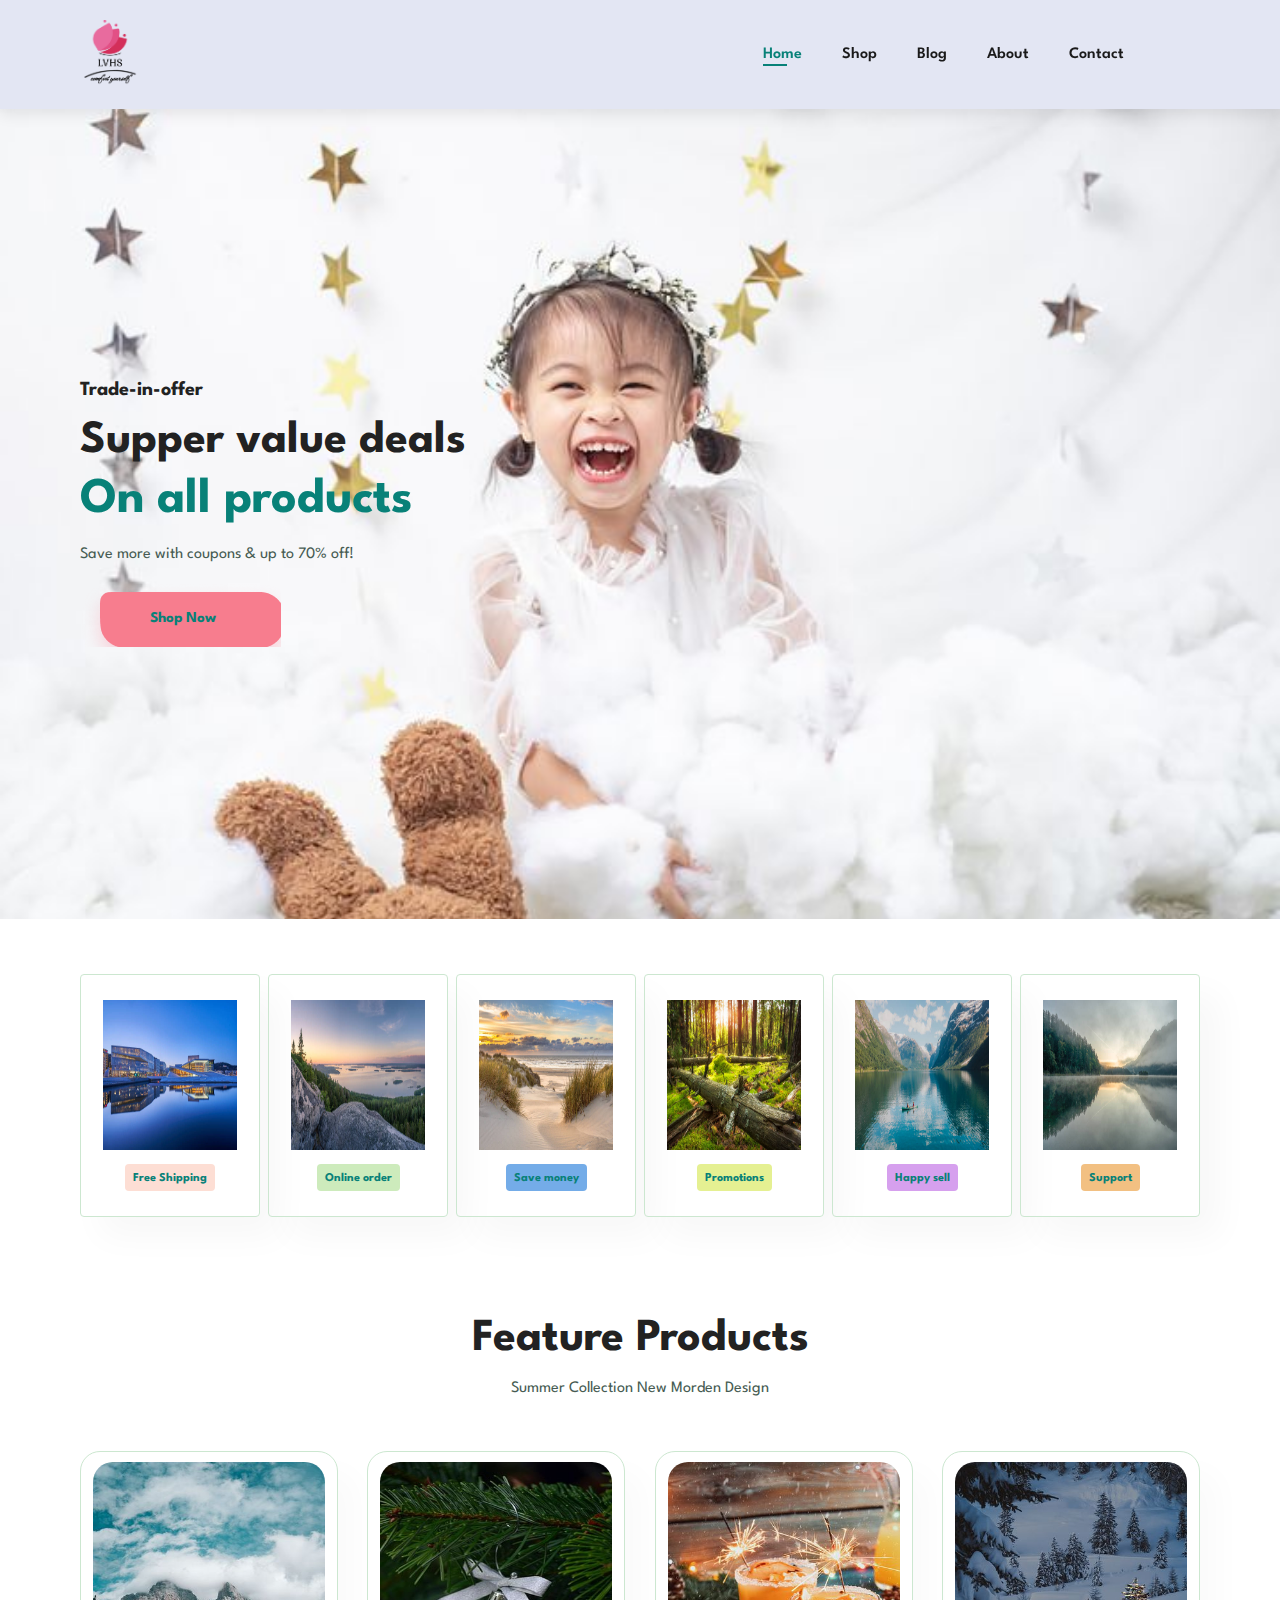
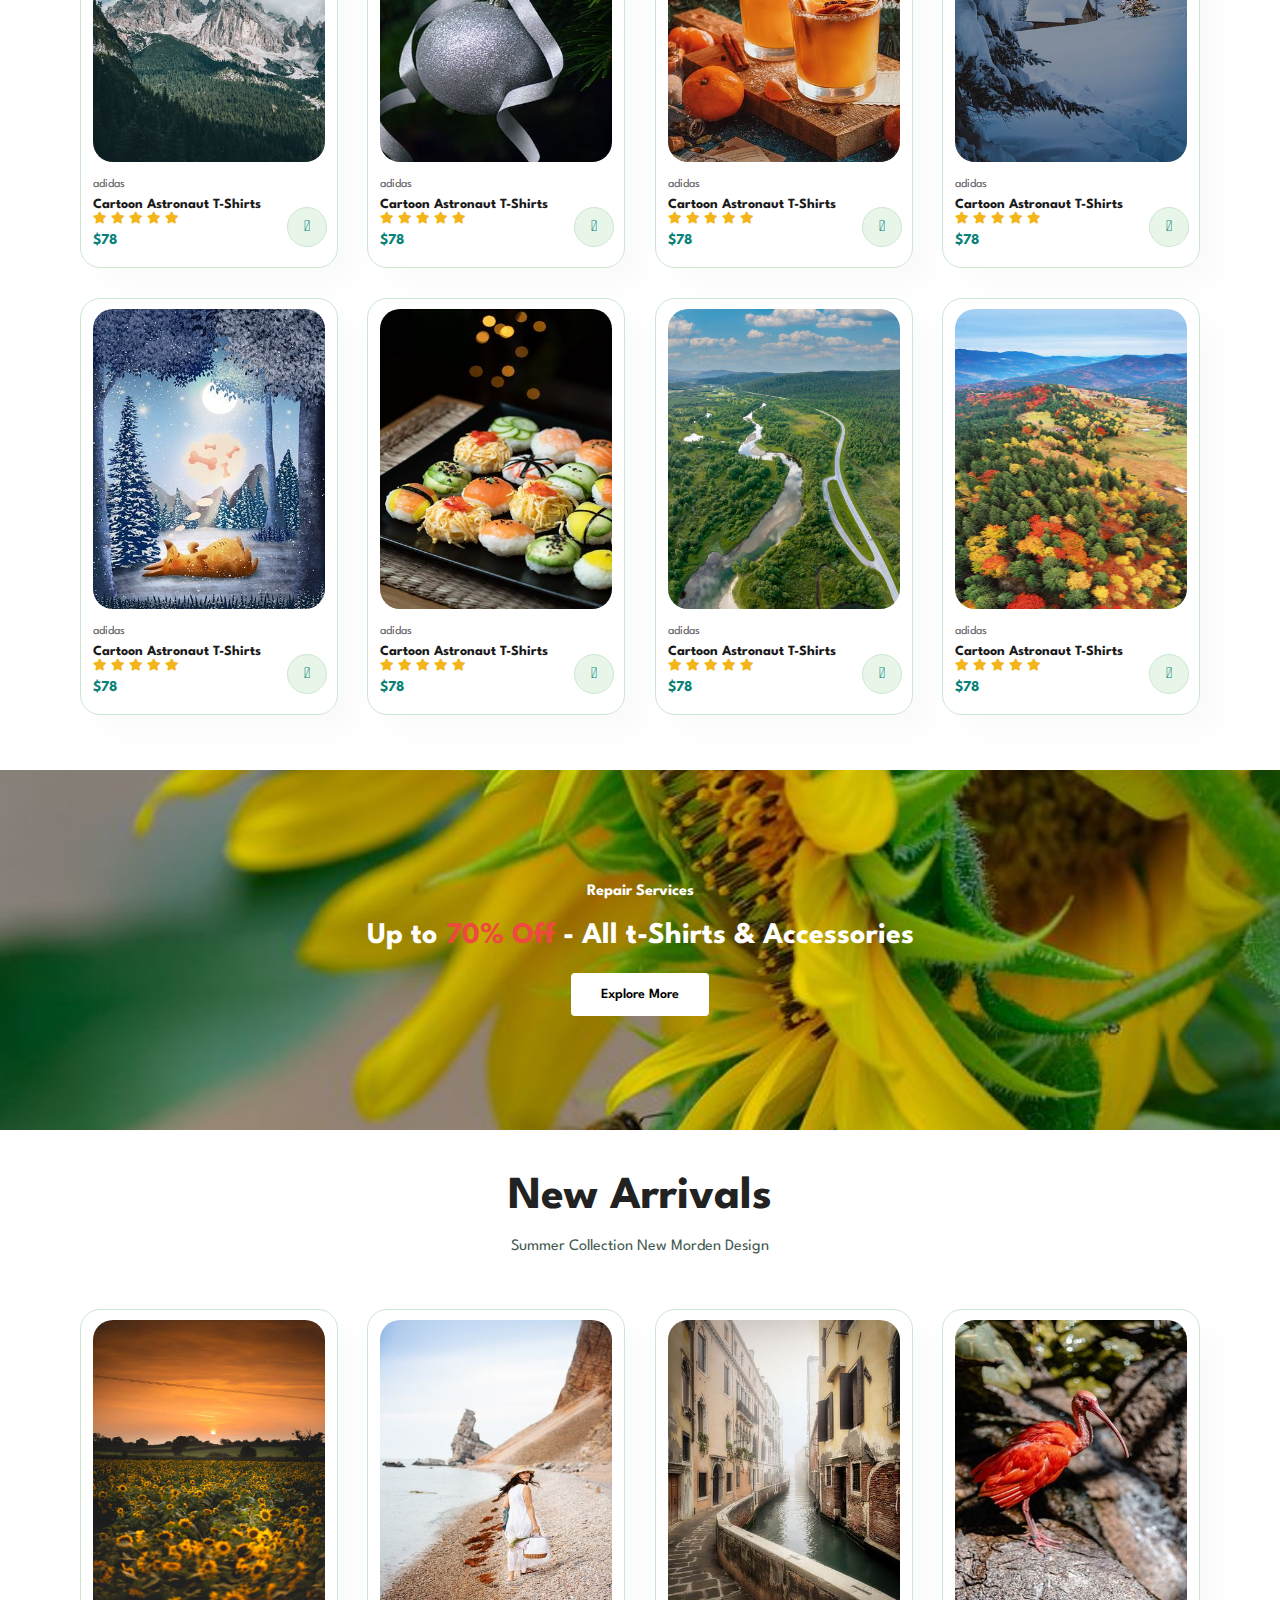
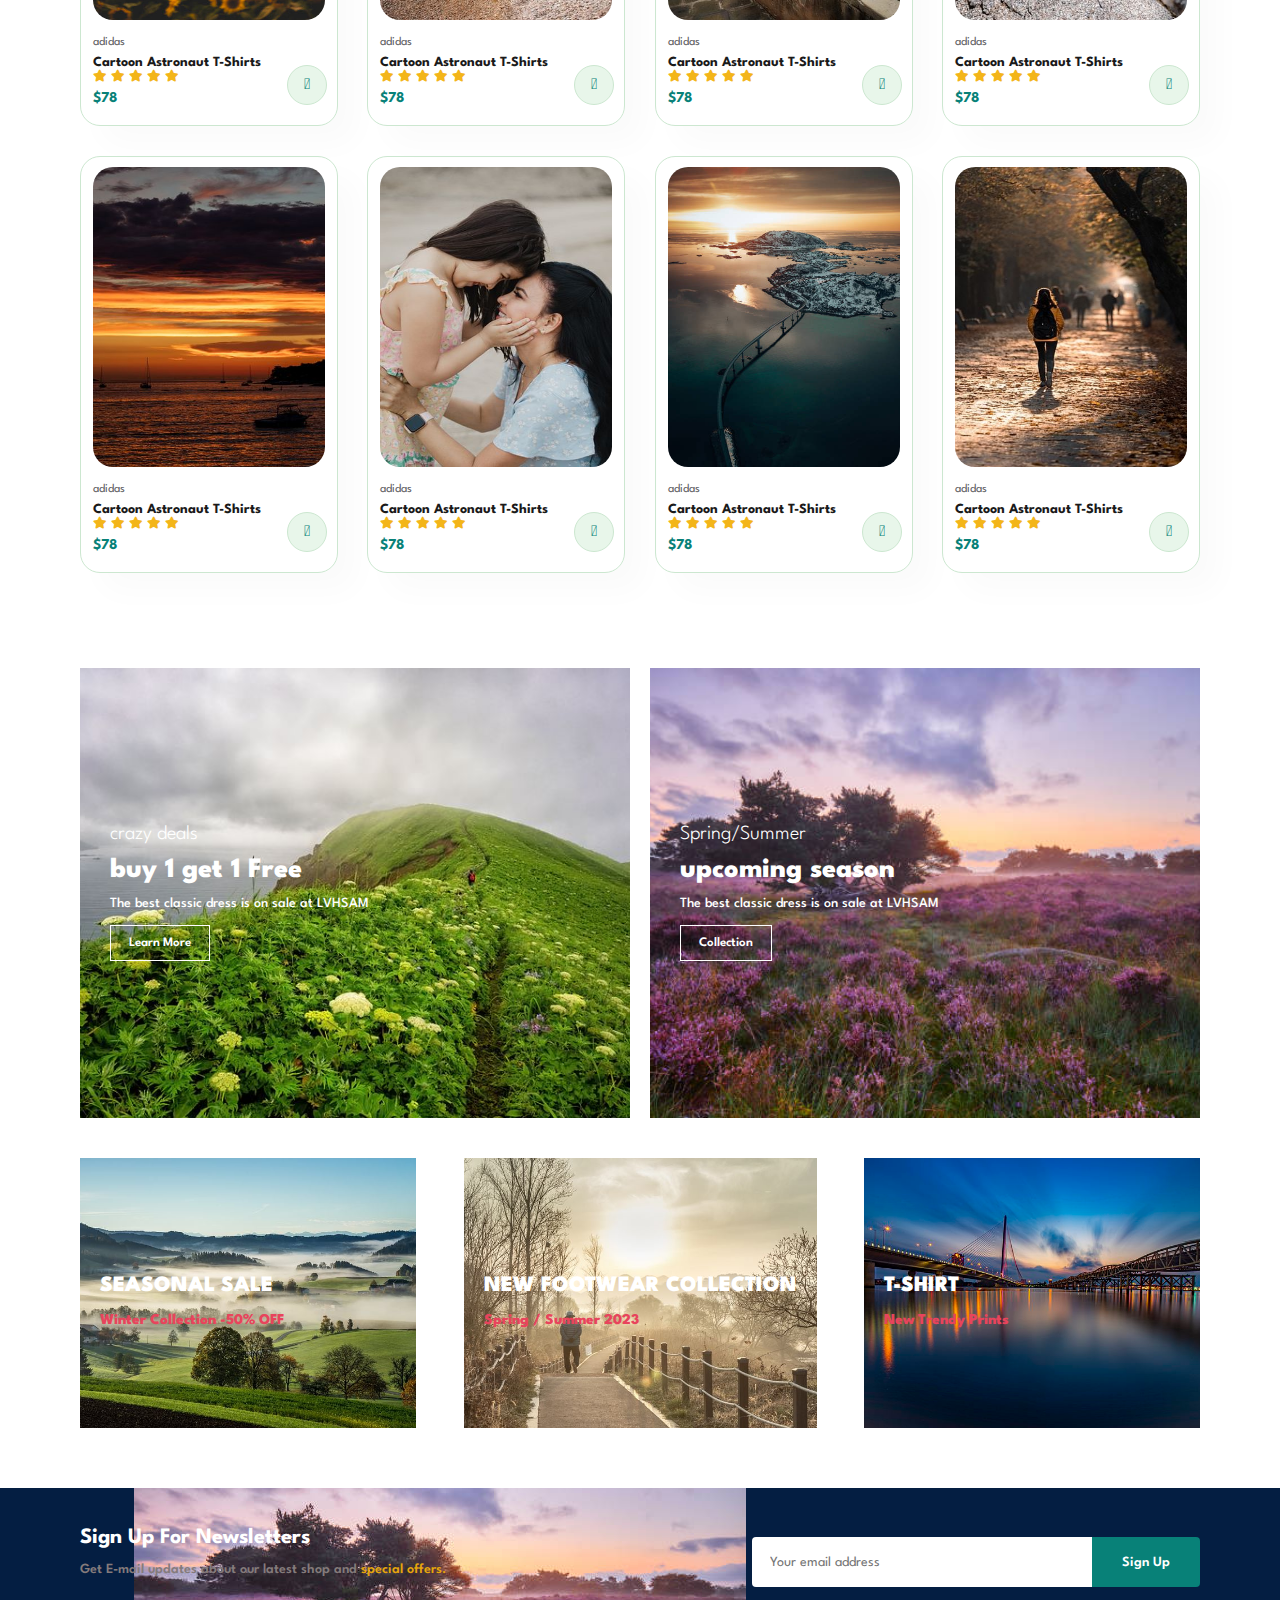
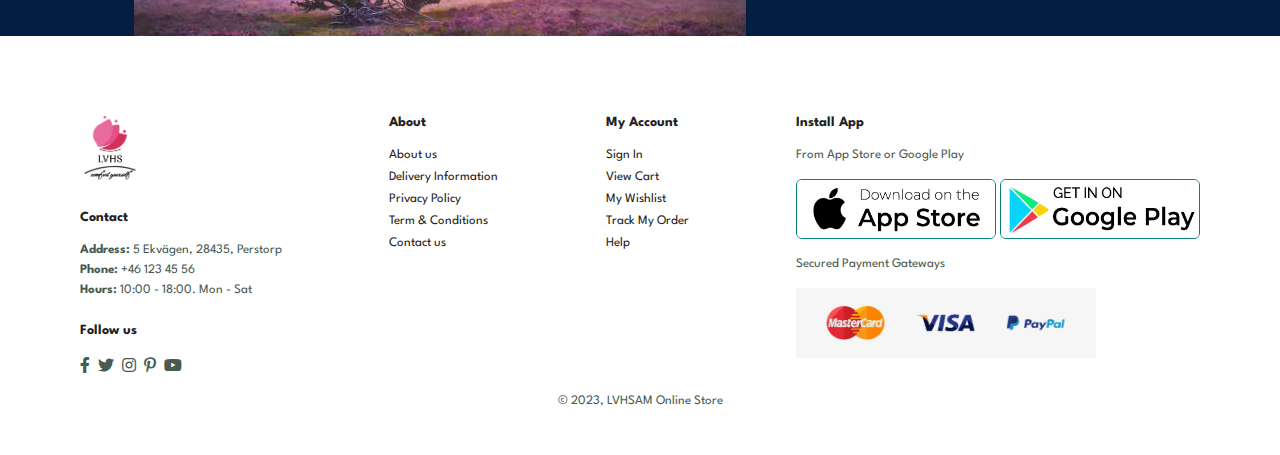
<file: index.html>
<!DOCTYPE html>
<html lang="en">
<head>
    <meta charset="UTF-8">
    <meta http-equiv="X-UA-Compatible" content="IE=edge">
    <meta name="viewport" content="width=device-width, initial-scale=1.0">
    <title>Clothes Store</title>
    <link rel="stylesheet" href="https://pro.fontawesome.com/releases/v5.10.0/css/all.css"/>
    <link rel="stylesheet" href="style.css">
</head>
<body>
    <section id="header">
        <a href="#"><img src="img/logo.png" class="logo" alt=""></a>
        <div>
            <ul id="navbar">
                <li><a class="active" href="index.html">Home</a></li>
                <li><a href="shop.html">Shop</a></li>
                <li><a href="blog.html">Blog</a></li>
                <li><a href="about.html">About</a></li>
                <li><a href="contact.html">Contact</a></li>
                <li id="lg-bag"><a href="cart.html"><i class="far fa-shopping-bag"></i></a></li>
                <a href="#" id="close"><i class="far fa-times"></i></a>
            </ul>
        </div>
        <div id="mobile">
            <a href="cart.html"><i class="far fa-shopping-bag"></i></a>
            <i id="bar" class="fas fa-outdent"></i>
        </div>
    </section>
    
    <section id="hero">
        <h4>Trade-in-offer</h4>
        <h2>Supper value deals</h2>
        <h1>On all products</h1>
        <p>Save more with coupons & up to 70% off!</p>
        <button>Shop Now</button>
    </section>

    <section id="feature" class="section-p1">
        <div class="fe-box">
            <img src="img/features/fe1.jpeg" alt="" width="120px", height="150px">
            <h6>Free Shipping</h6>
        </div>
        <div class="fe-box">
            <img src="img/features/fe2.jpeg" alt="" width="120px", height="150px">
            <h6>Online order</h6>
        </div>
        <div class="fe-box">
            <img src="img/features/fe3.jpeg" alt="" width="120px", height="150px">
            <h6>Save money</h6>
        </div>
        <div class="fe-box">
            <img src="img/features/fe4.jpeg" alt="" width="120px", height="150px">
            <h6>Promotions</h6>
        </div>
        <div class="fe-box">
            <img src="img/features/fe5.jpeg" alt="" width="120px", height="150px">
            <h6>Happy sell</h6>
        </div>
        <div class="fe-box">
            <img src="img/features/fe6.jpeg" alt="" width="120px", height="150px">
            <h6>Support</h6>
        </div>
    </section>

    <section id="product1" class="section-p1">
        <h2>Feature Products</h2>
        <p>Summer Collection New Morden Design</p>
        <div class="pro-container">
            <div class="pro">
                <img src="img/products/pro1.jpeg" alt="">
                <div class="des">
                    <span>adidas</span>
                    <h5>Cartoon Astronaut T-Shirts</h5>
                    <div class="star">
                        <i class="fas fa-star"></i>
                        <i class="fas fa-star"></i>
                        <i class="fas fa-star"></i>
                        <i class="fas fa-star"></i>
                        <i class="fas fa-star"></i>
                    </div>
                    <h4>$78</h4>
                </div>
                <a href="#"><i class="fal fa-shopping-cart cart"></i></a>
            </div>
            <div class="pro">
                <img src="img/products/pro2.jpeg" alt="">
                <div class="des">
                    <span>adidas</span>
                    <h5>Cartoon Astronaut T-Shirts</h5>
                    <div class="star">
                        <i class="fas fa-star"></i>
                        <i class="fas fa-star"></i>
                        <i class="fas fa-star"></i>
                        <i class="fas fa-star"></i>
                        <i class="fas fa-star"></i>
                    </div>
                    <h4>$78</h4>
                </div>
                <a href="#"><i class="fal fa-shopping-cart cart"></i></a>
            </div>
            <div class="pro">
                <img src="img/products/pro3.jpeg" alt="">
                <div class="des">
                    <span>adidas</span>
                    <h5>Cartoon Astronaut T-Shirts</h5>
                    <div class="star">
                        <i class="fas fa-star"></i>
                        <i class="fas fa-star"></i>
                        <i class="fas fa-star"></i>
                        <i class="fas fa-star"></i>
                        <i class="fas fa-star"></i>
                    </div>
                    <h4>$78</h4>
                </div>
                <a href="#"><i class="fal fa-shopping-cart cart"></i></a>
            </div>
            <div class="pro">
                <img src="img/products/pro4.jpeg" alt="">
                <div class="des">
                    <span>adidas</span>
                    <h5>Cartoon Astronaut T-Shirts</h5>
                    <div class="star">
                        <i class="fas fa-star"></i>
                        <i class="fas fa-star"></i>
                        <i class="fas fa-star"></i>
                        <i class="fas fa-star"></i>
                        <i class="fas fa-star"></i>
                    </div>
                    <h4>$78</h4>
                </div>
                <a href="#"><i class="fal fa-shopping-cart cart"></i></a>
            </div>
            <div class="pro">
                <img src="img/products/pro5.jpeg" alt="">
                <div class="des">
                    <span>adidas</span>
                    <h5>Cartoon Astronaut T-Shirts</h5>
                    <div class="star">
                        <i class="fas fa-star"></i>
                        <i class="fas fa-star"></i>
                        <i class="fas fa-star"></i>
                        <i class="fas fa-star"></i>
                        <i class="fas fa-star"></i>
                    </div>
                    <h4>$78</h4>
                </div>
                <a href="#"><i class="fal fa-shopping-cart cart"></i></a>
            </div>
            <div class="pro">
                <img src="img/products/pro6.jpeg" alt="">
                <div class="des">
                    <span>adidas</span>
                    <h5>Cartoon Astronaut T-Shirts</h5>
                    <div class="star">
                        <i class="fas fa-star"></i>
                        <i class="fas fa-star"></i>
                        <i class="fas fa-star"></i>
                        <i class="fas fa-star"></i>
                        <i class="fas fa-star"></i>
                    </div>
                    <h4>$78</h4>
                </div>
                <a href="#"><i class="fal fa-shopping-cart cart"></i></a>
            </div>
            <div class="pro">
                <img src="img/products/pro7.jpeg" alt="">
                <div class="des">
                    <span>adidas</span>
                    <h5>Cartoon Astronaut T-Shirts</h5>
                    <div class="star">
                        <i class="fas fa-star"></i>
                        <i class="fas fa-star"></i>
                        <i class="fas fa-star"></i>
                        <i class="fas fa-star"></i>
                        <i class="fas fa-star"></i>
                    </div>
                    <h4>$78</h4>
                </div>
                <a href="#"><i class="fal fa-shopping-cart cart"></i></a>
            </div>
            <div class="pro">
                <img src="img/products/pro8.jpeg" alt="">
                <div class="des">
                    <span>adidas</span>
                    <h5>Cartoon Astronaut T-Shirts</h5>
                    <div class="star">
                        <i class="fas fa-star"></i>
                        <i class="fas fa-star"></i>
                        <i class="fas fa-star"></i>
                        <i class="fas fa-star"></i>
                        <i class="fas fa-star"></i>
                    </div>
                    <h4>$78</h4>
                </div>
                <a href="#"><i class="fal fa-shopping-cart cart"></i></a>
            </div>

        </div>
    </section>

    <section id="banner" class="section-p1">
        <h4>Repair Services</h4>
        <h2>Up to <span>70% Off</span> - All t-Shirts & Accessories</h2>
        <button class="normal">Explore More</button>
    </section>

    <section id="product1" class="section-p1">
        <h2>New Arrivals</h2>
        <p>Summer Collection New Morden Design</p>
        <div class="pro-container">
            <div class="pro">
                <img src="img/products/pro9.jpeg" alt="">
                <div class="des">
                    <span>adidas</span>
                    <h5>Cartoon Astronaut T-Shirts</h5>
                    <div class="star">
                        <i class="fas fa-star"></i>
                        <i class="fas fa-star"></i>
                        <i class="fas fa-star"></i>
                        <i class="fas fa-star"></i>
                        <i class="fas fa-star"></i>
                    </div>
                    <h4>$78</h4>
                </div>
                <a href="#"><i class="fal fa-shopping-cart cart"></i></a>
            </div>
            <div class="pro">
                <img src="img/products/pro10.jpeg" alt="">
                <div class="des">
                    <span>adidas</span>
                    <h5>Cartoon Astronaut T-Shirts</h5>
                    <div class="star">
                        <i class="fas fa-star"></i>
                        <i class="fas fa-star"></i>
                        <i class="fas fa-star"></i>
                        <i class="fas fa-star"></i>
                        <i class="fas fa-star"></i>
                    </div>
                    <h4>$78</h4>
                </div>
                <a href="#"><i class="fal fa-shopping-cart cart"></i></a>
            </div>
            <div class="pro">
                <img src="img/products/pro11.jpeg" alt="">
                <div class="des">
                    <span>adidas</span>
                    <h5>Cartoon Astronaut T-Shirts</h5>
                    <div class="star">
                        <i class="fas fa-star"></i>
                        <i class="fas fa-star"></i>
                        <i class="fas fa-star"></i>
                        <i class="fas fa-star"></i>
                        <i class="fas fa-star"></i>
                    </div>
                    <h4>$78</h4>
                </div>
                <a href="#"><i class="fal fa-shopping-cart cart"></i></a>
            </div>
            <div class="pro">
                <img src="img/products/pro12.jpeg" alt="">
                <div class="des">
                    <span>adidas</span>
                    <h5>Cartoon Astronaut T-Shirts</h5>
                    <div class="star">
                        <i class="fas fa-star"></i>
                        <i class="fas fa-star"></i>
                        <i class="fas fa-star"></i>
                        <i class="fas fa-star"></i>
                        <i class="fas fa-star"></i>
                    </div>
                    <h4>$78</h4>
                </div>
                <a href="#"><i class="fal fa-shopping-cart cart"></i></a>
            </div>
            <div class="pro">
                <img src="img/products/pro13.jpeg" alt="">
                <div class="des">
                    <span>adidas</span>
                    <h5>Cartoon Astronaut T-Shirts</h5>
                    <div class="star">
                        <i class="fas fa-star"></i>
                        <i class="fas fa-star"></i>
                        <i class="fas fa-star"></i>
                        <i class="fas fa-star"></i>
                        <i class="fas fa-star"></i>
                    </div>
                    <h4>$78</h4>
                </div>
                <a href="#"><i class="fal fa-shopping-cart cart"></i></a>
            </div>
            <div class="pro">
                <img src="img/products/pro14.jpeg" alt="">
                <div class="des">
                    <span>adidas</span>
                    <h5>Cartoon Astronaut T-Shirts</h5>
                    <div class="star">
                        <i class="fas fa-star"></i>
                        <i class="fas fa-star"></i>
                        <i class="fas fa-star"></i>
                        <i class="fas fa-star"></i>
                        <i class="fas fa-star"></i>
                    </div>
                    <h4>$78</h4>
                </div>
                <a href="#"><i class="fal fa-shopping-cart cart"></i></a>
            </div>
            <div class="pro">
                <img src="img/products/pro15.jpeg" alt="">
                <div class="des">
                    <span>adidas</span>
                    <h5>Cartoon Astronaut T-Shirts</h5>
                    <div class="star">
                        <i class="fas fa-star"></i>
                        <i class="fas fa-star"></i>
                        <i class="fas fa-star"></i>
                        <i class="fas fa-star"></i>
                        <i class="fas fa-star"></i>
                    </div>
                    <h4>$78</h4>
                </div>
                <a href="#"><i class="fal fa-shopping-cart cart"></i></a>
            </div>
            <div class="pro">
                <img src="img/products/pro16.jpeg" alt="">
                <div class="des">
                    <span>adidas</span>
                    <h5>Cartoon Astronaut T-Shirts</h5>
                    <div class="star">
                        <i class="fas fa-star"></i>
                        <i class="fas fa-star"></i>
                        <i class="fas fa-star"></i>
                        <i class="fas fa-star"></i>
                        <i class="fas fa-star"></i>
                    </div>
                    <h4>$78</h4>
                </div>
                <a href="#"><i class="fal fa-shopping-cart cart"></i></a>
            </div>

        </div>
    </section>

    <section id="sm-banner" class="section-p1">
        <div class="banner-box">
            <h4>crazy deals</h4>
            <h2>buy 1 get 1 Free</h2>
            <span>The best classic dress is on sale at LVHSAM</span>
            <button class="white">Learn More</button>
        </div>
        
        <div class="banner-box banner-box2">
            <h4>Spring/Summer</h4>
            <h2>upcoming season</h2>
            <span>The best classic dress is on sale at LVHSAM</span>
            <button class="white">Collection</button>
        </div>
    </section>

    <section id="banner3">
        <div class="banner-box">
            <h2>SEASONAL SALE</h2>
            <h3>Winter Collection -50% OFF</h3>
        </div>
        <div class="banner-box banner-box2">
            <h2>NEW FOOTWEAR COLLECTION</h2>
            <h3>Spring / Summer 2023</h3>
        </div>
        <div class="banner-box banner-box3">
            <h2>T-SHIRT</h2>
            <h3>New Trendy Prints</h3>
        </div>
    </section>

    <section id="newsletter" class="section-p1 section-m1">
        <div class="newstext">
            <h4>Sign Up For Newsletters</h4>
            <p>Get E-mail updates about our latest shop and <span>special offers.</span></p>
        </div>
        <div class="form">
            <input type="text" placeholder="Your email address">
            <button class="normal">Sign Up</button>
        </div>
    </section>

    <footer class="section-p1">
        <div class="col">
            <img class="logo" src="img/logo.png" alt="">
            <h4>Contact</h4>
            <p><strong>Address:</strong> 5 Ekvägen, 28435, Perstorp</p>
            <p><strong>Phone:</strong> +46 123 45 56</p>
            <p><strong>Hours:</strong> 10:00 - 18:00. Mon - Sat</p>
            <div class="follow">
                <h4>Follow us</h4>
                <div class="icon">
                    <i class="fab fa-facebook-f"></i>
                    <i class="fab fa-twitter"></i>
                    <i class="fab fa-instagram"></i>
                    <i class="fab fa-pinterest-p"></i>
                    <i class="fab fa-youtube"></i>
                </div>
            </div>
        </div>

        <div class="col">
            <h4>About</h4>
            <a href="#">About us</a>
            <a href="#">Delivery Information</a>
            <a href="#">Privacy Policy</a>
            <a href="#">Term & Conditions</a>
            <a href="#">Contact us</a>
        </div>

        <div class="col">
            <h4>My Account</h4>
            <a href="#">Sign In</a>
            <a href="#">View Cart</a>
            <a href="#">My Wishlist</a>
            <a href="#">Track My Order</a>
            <a href="#">Help</a>
        </div>

        <div class="col install">
            <h4>Install App</h4>
            <p>From App Store or Google Play</p>
            <div class="row">
                <img src="img/pay/appstore.png" alt="" width="200px" height="60px">
                <img src="img/pay/googleplay.png" alt="" width="200px" height="60px">
            </div>
            <p>Secured Payment Gateways</p>
            <img src="img/pay/pay.png" alt="" width="300px" height="70px">
        </div>

        <div class="copyright">
            <p>© 2023, LVHSAM Online Store</p>
        </div>
    </footer>
    <script src="script.js"></script>
</body>
</html>
</file>
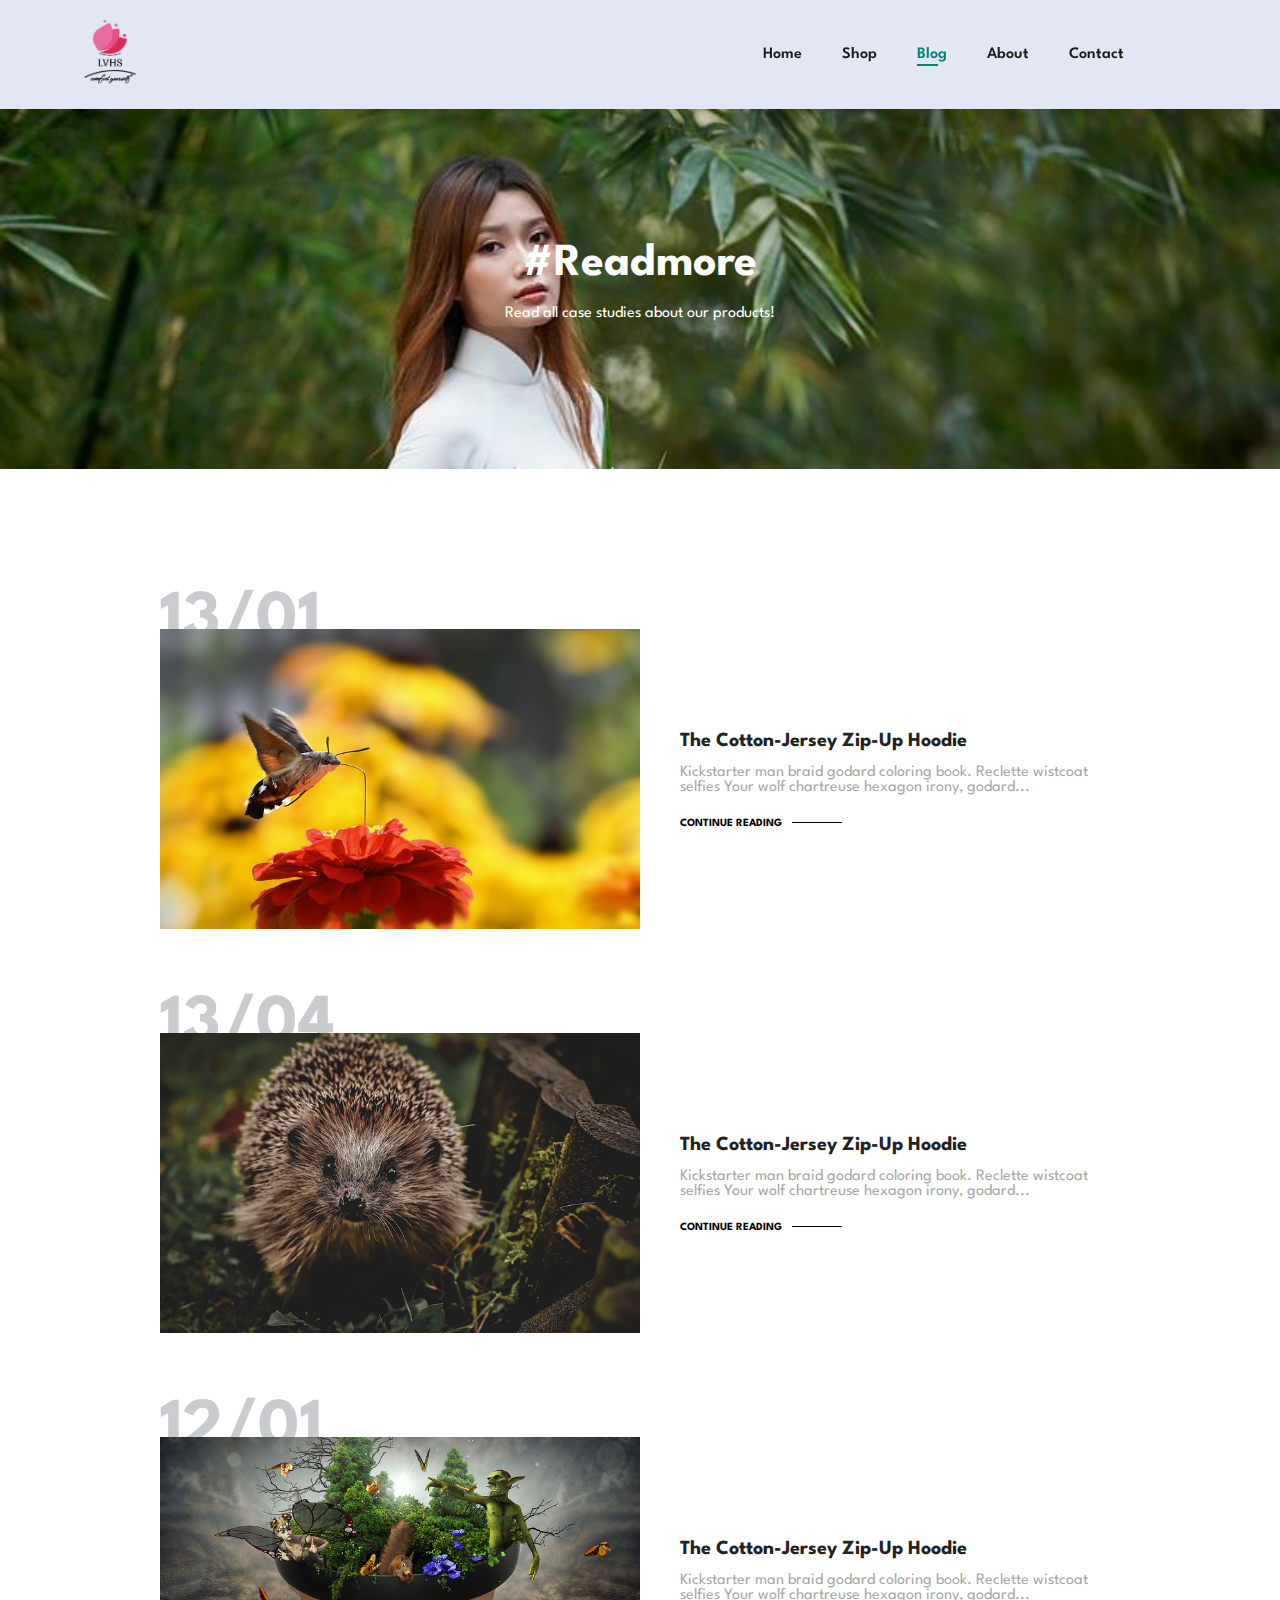
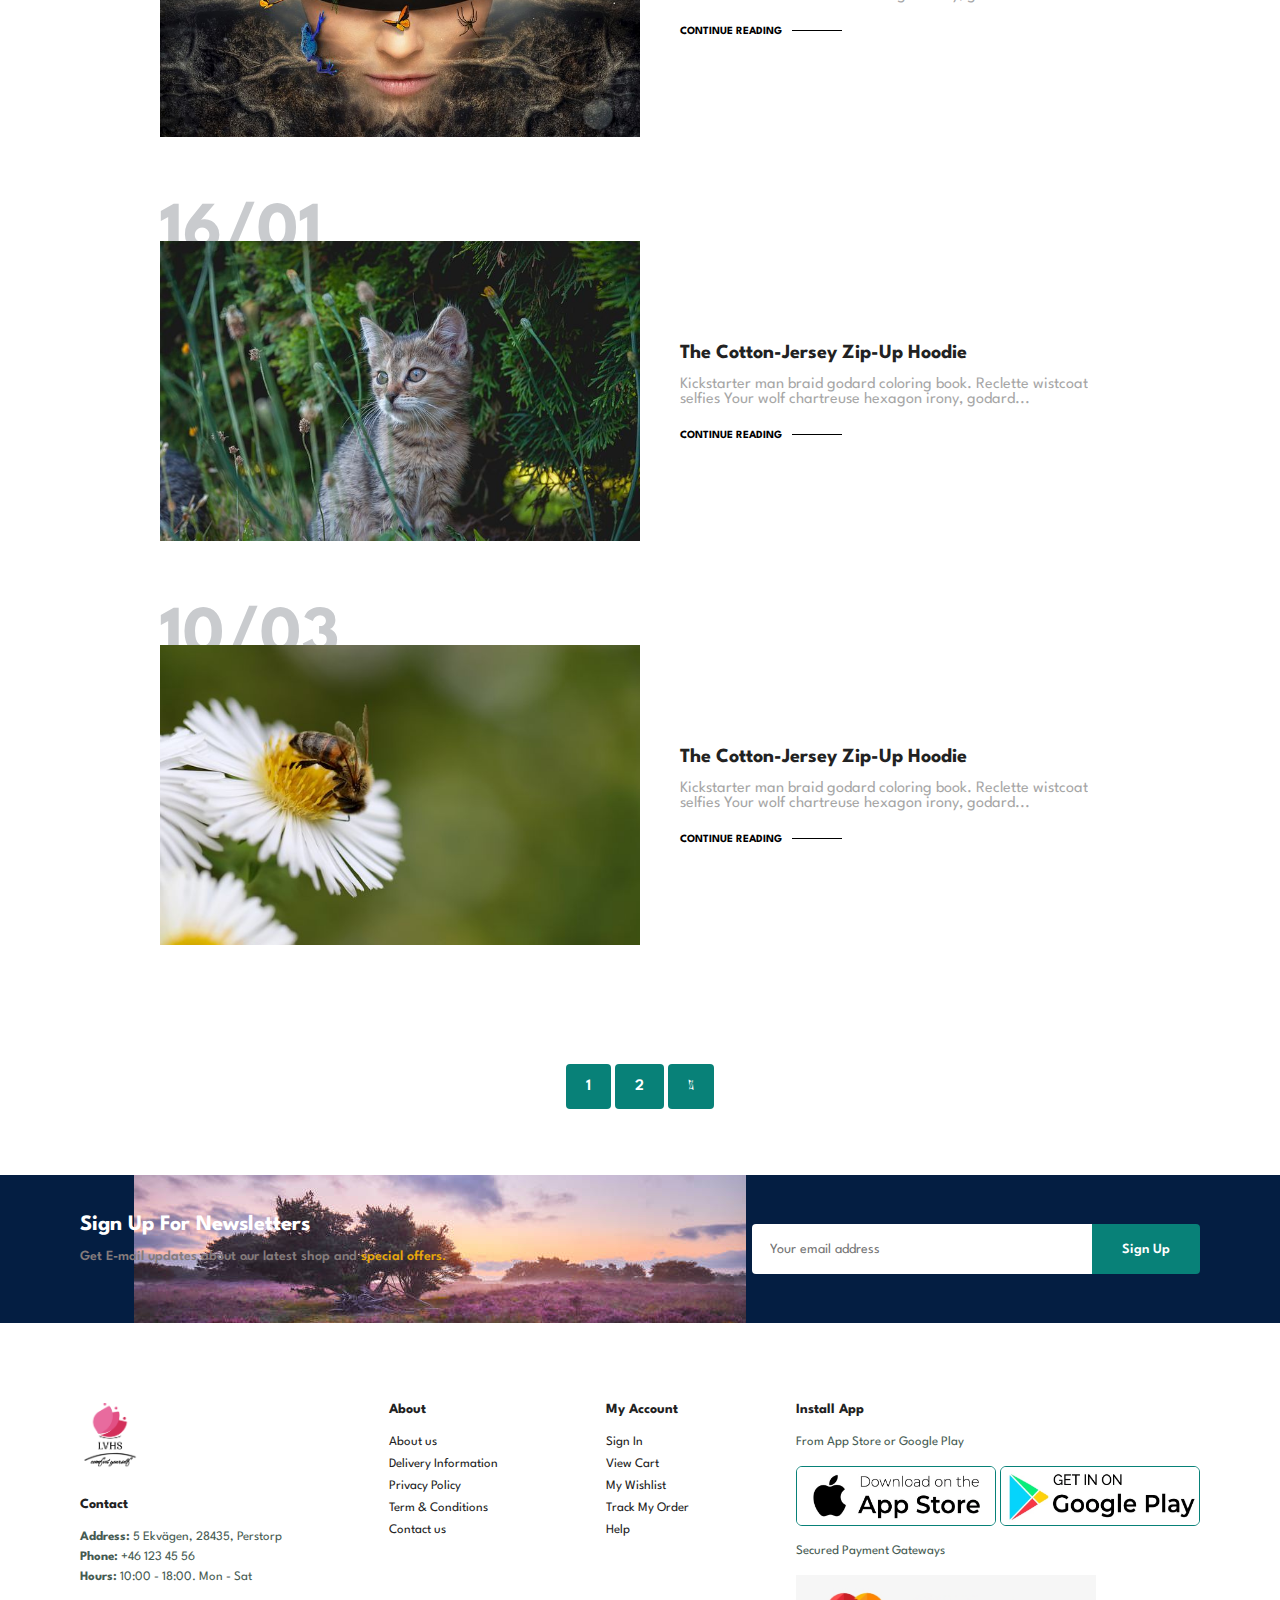
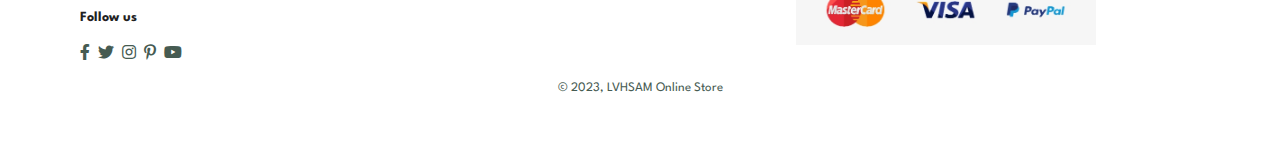
<file: blog.html>
<!DOCTYPE html>
<html lang="en">
<head>
    <meta charset="UTF-8">
    <meta http-equiv="X-UA-Compatible" content="IE=edge">
    <meta name="viewport" content="width=device-width, initial-scale=1.0">
    <title>Clothes Store</title>
    <link rel="stylesheet" href="https://pro.fontawesome.com/releases/v5.10.0/css/all.css"/>
    <link rel="stylesheet" href="style.css">
</head>
<body>
    <section id="header">
        <a href="#"><img src="img/logo.png" class="logo" alt=""></a>
        <div>
            <ul id="navbar">
                <li><a href="index.html">Home</a></li>
                <li><a href="shop.html">Shop</a></li>
                <li><a class="active" href="blog.html">Blog</a></li>
                <li><a href="about.html">About</a></li>
                <li><a href="contact.html">Contact</a></li>
                <li id="lg-bag"><a href="cart.html"><i class="far fa-shopping-bag"></i></a></li>
                <a href="#" id="close"><i class="far fa-times"></i></a>
            </ul>
        </div>
        <div id="mobile">
            <a href="cart.html"><i class="far fa-shopping-bag"></i></a>
            <i id="bar" class="fas fa-outdent"></i>
        </div>
    </section>
    
    <section id="page-header" class="blog-header">
        <h2>#Readmore</h2>
        <p>Read all case studies about our products!</p>
    </section>

    <section id="blog">
        <div class="blog-box">
            <div class="blog-img">
                <img src="img/blog/blo1.jpeg" alt="">
            </div>
            <div class="blog-details">
                <h4>The Cotton-Jersey Zip-Up Hoodie</h4>
                <p>Kickstarter man braid godard coloring book. Reclette wistcoat selfies Your
                    wolf chartreuse hexagon irony, godard...
                </p>
                <a href="#">CONTINUE READING</a>
            </div>
            <h1>13/01</h1>
        </div>
        <div class="blog-box">
            <div class="blog-img">
                <img src="img/blog/blo2.jpeg" alt="">
            </div>
            <div class="blog-details">
                <h4>The Cotton-Jersey Zip-Up Hoodie</h4>
                <p>Kickstarter man braid godard coloring book. Reclette wistcoat selfies Your
                    wolf chartreuse hexagon irony, godard...
                </p>
                <a href="#">CONTINUE READING</a>
            </div>
            <h1>13/04</h1>
        </div>
        <div class="blog-box">
            <div class="blog-img">
                <img src="img/blog/blo6.jpeg" alt="">
            </div>
            <div class="blog-details">
                <h4>The Cotton-Jersey Zip-Up Hoodie</h4>
                <p>Kickstarter man braid godard coloring book. Reclette wistcoat selfies Your
                    wolf chartreuse hexagon irony, godard...
                </p>
                <a href="#">CONTINUE READING</a>
            </div>
            <h1>12/01</h1>
        </div>
        <div class="blog-box">
            <div class="blog-img">
                <img src="img/blog/blo4.jpeg" alt="">
            </div>
            <div class="blog-details">
                <h4>The Cotton-Jersey Zip-Up Hoodie</h4>
                <p>Kickstarter man braid godard coloring book. Reclette wistcoat selfies Your
                    wolf chartreuse hexagon irony, godard...
                </p>
                <a href="#">CONTINUE READING</a>
            </div>
            <h1>16/01</h1>
        </div>
        <div class="blog-box">
            <div class="blog-img">
                <img src="img/blog/blo5.jpeg" alt="">
            </div>
            <div class="blog-details">
                <h4>The Cotton-Jersey Zip-Up Hoodie</h4>
                <p>Kickstarter man braid godard coloring book. Reclette wistcoat selfies Your
                    wolf chartreuse hexagon irony, godard...
                </p>
                <a href="#">CONTINUE READING</a>
            </div>
            <h1>10/03</h1>
        </div>
    </section>

    <section id = "pagination" class="section-p1">
        <a href="#">1</a>
        <a href="#">2</a>
        <a href="#"><i class="fal fa-long-arrow-alt-right"></i></a>
    </section>

    <section id="newsletter" class="section-p1 section-m1">
        <div class="newstext">
            <h4>Sign Up For Newsletters</h4>
            <p>Get E-mail updates about our latest shop and <span>special offers.</span></p>
        </div>
        <div class="form">
            <input type="text" placeholder="Your email address">
            <button class="normal">Sign Up</button>
        </div>
    </section>

    <footer class="section-p1">
        <div class="col">
            <img class="logo" src="img/logo.png" alt="">
            <h4>Contact</h4>
            <p><strong>Address:</strong> 5 Ekvägen, 28435, Perstorp</p>
            <p><strong>Phone:</strong> +46 123 45 56</p>
            <p><strong>Hours:</strong> 10:00 - 18:00. Mon - Sat</p>
            <div class="follow">
                <h4>Follow us</h4>
                <div class="icon">
                    <i class="fab fa-facebook-f"></i>
                    <i class="fab fa-twitter"></i>
                    <i class="fab fa-instagram"></i>
                    <i class="fab fa-pinterest-p"></i>
                    <i class="fab fa-youtube"></i>
                </div>
            </div>
        </div>

        <div class="col">
            <h4>About</h4>
            <a href="#">About us</a>
            <a href="#">Delivery Information</a>
            <a href="#">Privacy Policy</a>
            <a href="#">Term & Conditions</a>
            <a href="#">Contact us</a>
        </div>

        <div class="col">
            <h4>My Account</h4>
            <a href="#">Sign In</a>
            <a href="#">View Cart</a>
            <a href="#">My Wishlist</a>
            <a href="#">Track My Order</a>
            <a href="#">Help</a>
        </div>

        <div class="col install">
            <h4>Install App</h4>
            <p>From App Store or Google Play</p>
            <div class="row">
                <img src="img/pay/appstore.png" alt="" width="200px" height="60px">
                <img src="img/pay/googleplay.png" alt="" width="200px" height="60px">
            </div>
            <p>Secured Payment Gateways</p>
            <img src="img/pay/pay.png" alt="" width="300px" height="70px">
        </div>

        <div class="copyright">
            <p>© 2023, LVHSAM Online Store</p>
        </div>
    </footer>
    <script src="script.js"></script>
</body>
</html>
</file>
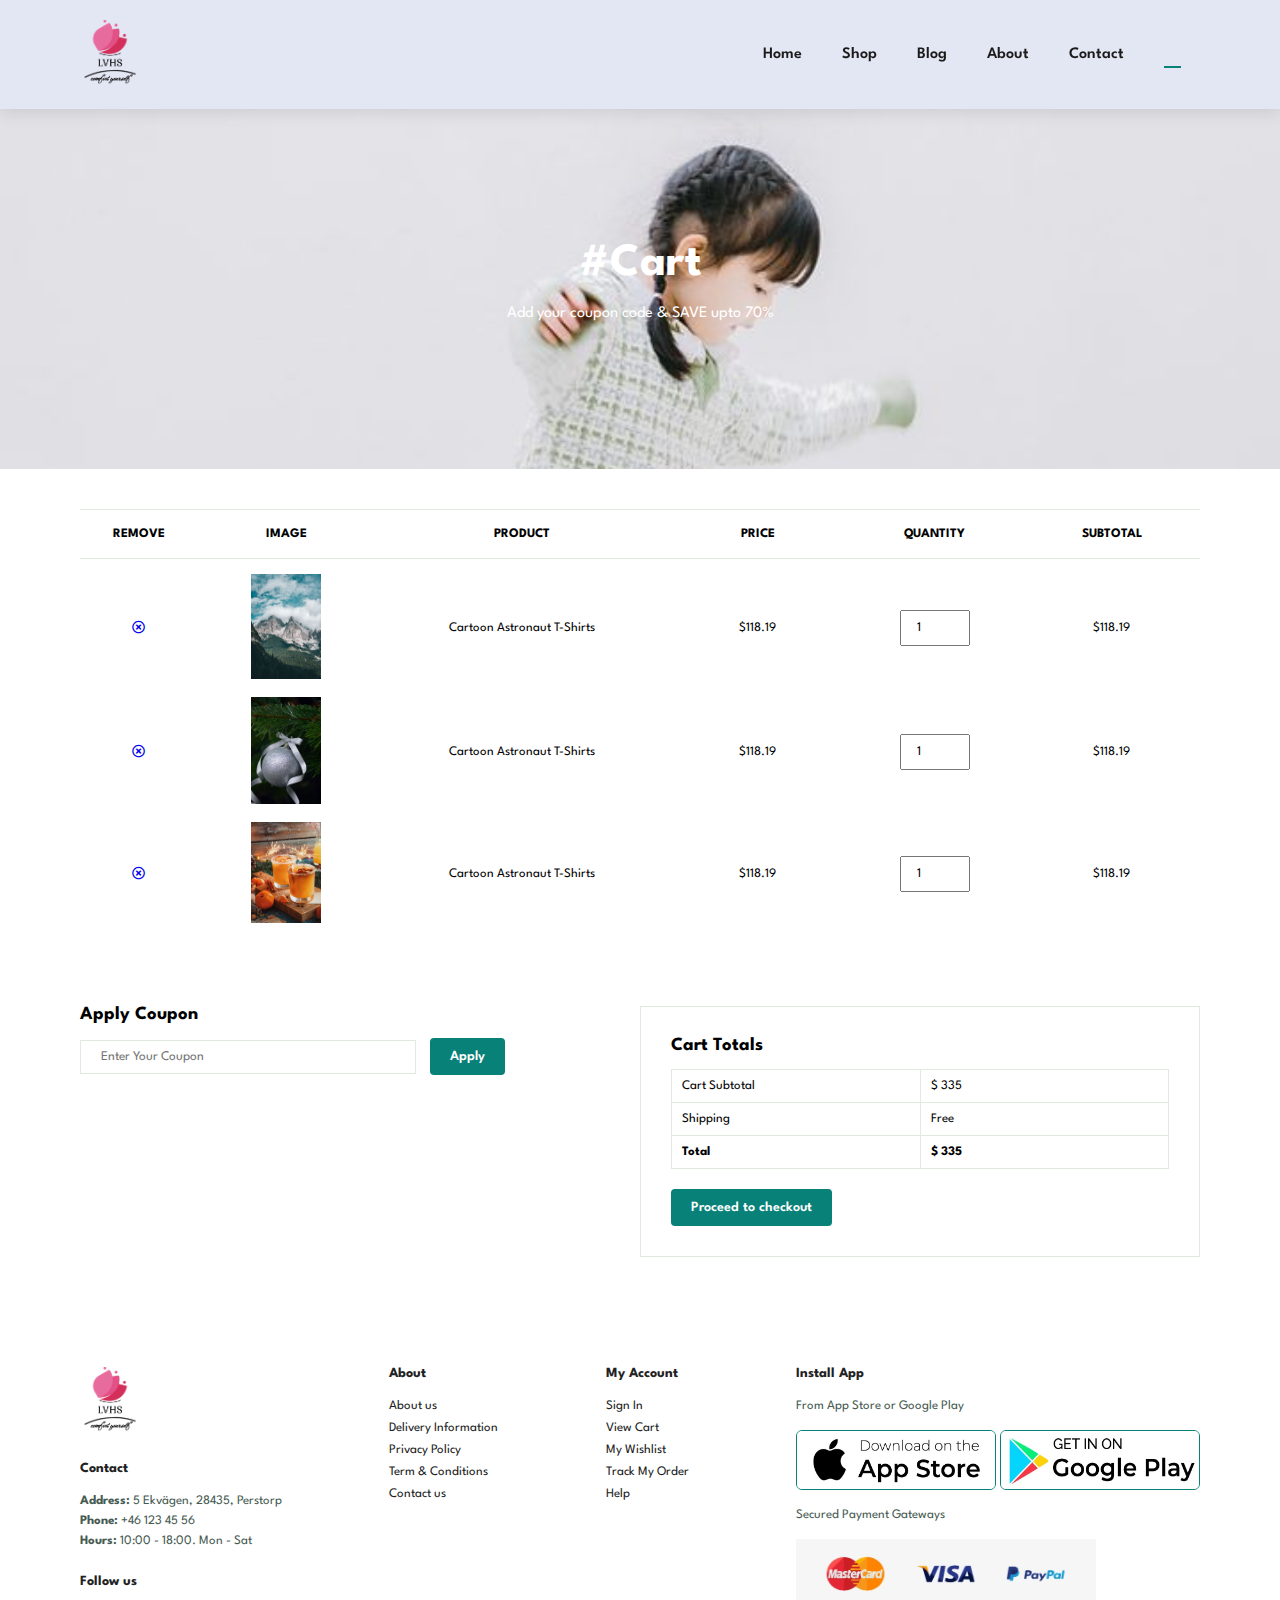
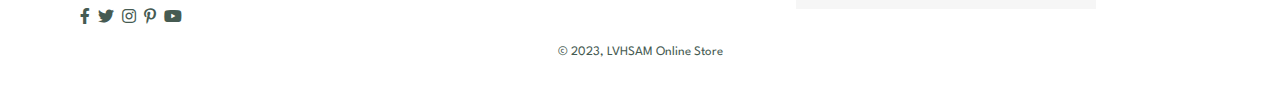
<file: cart.html>
<!DOCTYPE html>
<html lang="en">
<head>
    <meta charset="UTF-8">
    <meta http-equiv="X-UA-Compatible" content="IE=edge">
    <meta name="viewport" content="width=device-width, initial-scale=1.0">
    <title>Clothes Store</title>
    <link rel="stylesheet" href="https://pro.fontawesome.com/releases/v5.10.0/css/all.css"/>
    <link rel="stylesheet" href="style.css">
</head>
<body>
    <section id="header">
        <a href="#"><img src="img/logo.png" class="logo" alt=""></a>
        <div>
            <ul id="navbar">
                <li><a href="index.html">Home</a></li>
                <li><a href="shop.html">Shop</a></li>
                <li><a href="blog.html">Blog</a></li>
                <li><a href="about.html">About</a></li>
                <li><a href="contact.html">Contact</a></li>
                <li id="lg-bag"><a class="active" href="cart.html"><i class="far fa-shopping-bag"></i></a></li>
                <a href="#" id="close"><i class="far fa-times"></i></a>
            </ul>
        </div>
        <div id="mobile">
            <a href="cart.html"><i class="far fa-shopping-bag"></i></a>
            <i id="bar" class="fas fa-outdent"></i>
        </div>
    </section>
    
    <section id="page-header" class="about-header">
        <h2>#Cart</h2>
        <p>Add your coupon code & SAVE upto 70%</p>
    </section>

   <section id="cart" class="section-p1">
        <table widthe = "100%">
            <thead>
                <tr>
                    <td>Remove</td>
                    <td>Image</td>
                    <td>Product</td>
                    <td>Price</td>
                    <td>Quantity</td>
                    <td>Subtotal</td>
                </tr>
            </thead>
            <tbody>
                <tr>
                    <td><a href="#"><i class="far fa-times-circle"></i></a></td>
                    <td><img src="img/products/pro1.jpeg" alt=""></td>
                    <td>Cartoon Astronaut T-Shirts</td>
                    <td>$118.19</td>
                    <td><input type="number" value="1"></td>
                    <td>$118.19</td>
                </tr>
                <tr>
                    <td><a href="#"><i class="far fa-times-circle"></i></a></td>
                    <td><img src="img/products/pro2.jpeg" alt=""></td>
                    <td>Cartoon Astronaut T-Shirts</td>
                    <td>$118.19</td>
                    <td><input type="number" value="1"></td>
                    <td>$118.19</td>
                </tr>
                <tr>
                    <td><a href="#"><i class="far fa-times-circle"></i></a></td>
                    <td><img src="img/products/pro3.jpeg" alt=""></td>
                    <td>Cartoon Astronaut T-Shirts</td>
                    <td>$118.19</td>
                    <td><input type="number" value="1"></td>
                    <td>$118.19</td>
                </tr>
            </tbody>
        </table>
   </section>

   <section id="cart-add" class="section-p1">
        <div id="coupon">
            <h3>Apply Coupon</h3>
            <div>
                <input type="text" placeholder="Enter Your Coupon">
                <button class="normal">Apply</button>
            </div>
        </div>
        <div id="subtotal">
            <h3>Cart Totals</h3>
            <table>
                <tr>
                    <td>Cart Subtotal</td>
                    <td>$ 335</td>
                </tr>
                <tr>
                    <td>Shipping</td>
                    <td>Free</td>
                </tr>
                <tr>
                    <td><strong>Total</strong></td>
                    <td><strong>$ 335</strong></td>
                </tr>
            </table>
            <button class="normal">Proceed to checkout</button>
        </div>
   </section>

    <footer class="section-p1">
        <div class="col">
            <img class="logo" src="img/logo.png" alt="">
            <h4>Contact</h4>
            <p><strong>Address:</strong> 5 Ekvägen, 28435, Perstorp</p>
            <p><strong>Phone:</strong> +46 123 45 56</p>
            <p><strong>Hours:</strong> 10:00 - 18:00. Mon - Sat</p>
            <div class="follow">
                <h4>Follow us</h4>
                <div class="icon">
                    <i class="fab fa-facebook-f"></i>
                    <i class="fab fa-twitter"></i>
                    <i class="fab fa-instagram"></i>
                    <i class="fab fa-pinterest-p"></i>
                    <i class="fab fa-youtube"></i>
                </div>
            </div>
        </div>

        <div class="col">
            <h4>About</h4>
            <a href="#">About us</a>
            <a href="#">Delivery Information</a>
            <a href="#">Privacy Policy</a>
            <a href="#">Term & Conditions</a>
            <a href="#">Contact us</a>
        </div>

        <div class="col">
            <h4>My Account</h4>
            <a href="#">Sign In</a>
            <a href="#">View Cart</a>
            <a href="#">My Wishlist</a>
            <a href="#">Track My Order</a>
            <a href="#">Help</a>
        </div>

        <div class="col install">
            <h4>Install App</h4>
            <p>From App Store or Google Play</p>
            <div class="row">
                <img src="img/pay/appstore.png" alt="" width="200px" height="60px">
                <img src="img/pay/googleplay.png" alt="" width="200px" height="60px">
            </div>
            <p>Secured Payment Gateways</p>
            <img src="img/pay/pay.png" alt="" width="300px" height="70px">
        </div>

        <div class="copyright">
            <p>© 2023, LVHSAM Online Store</p>
        </div>
    </footer>
    <script src="script.js"></script>
</body>
</html>
</file>
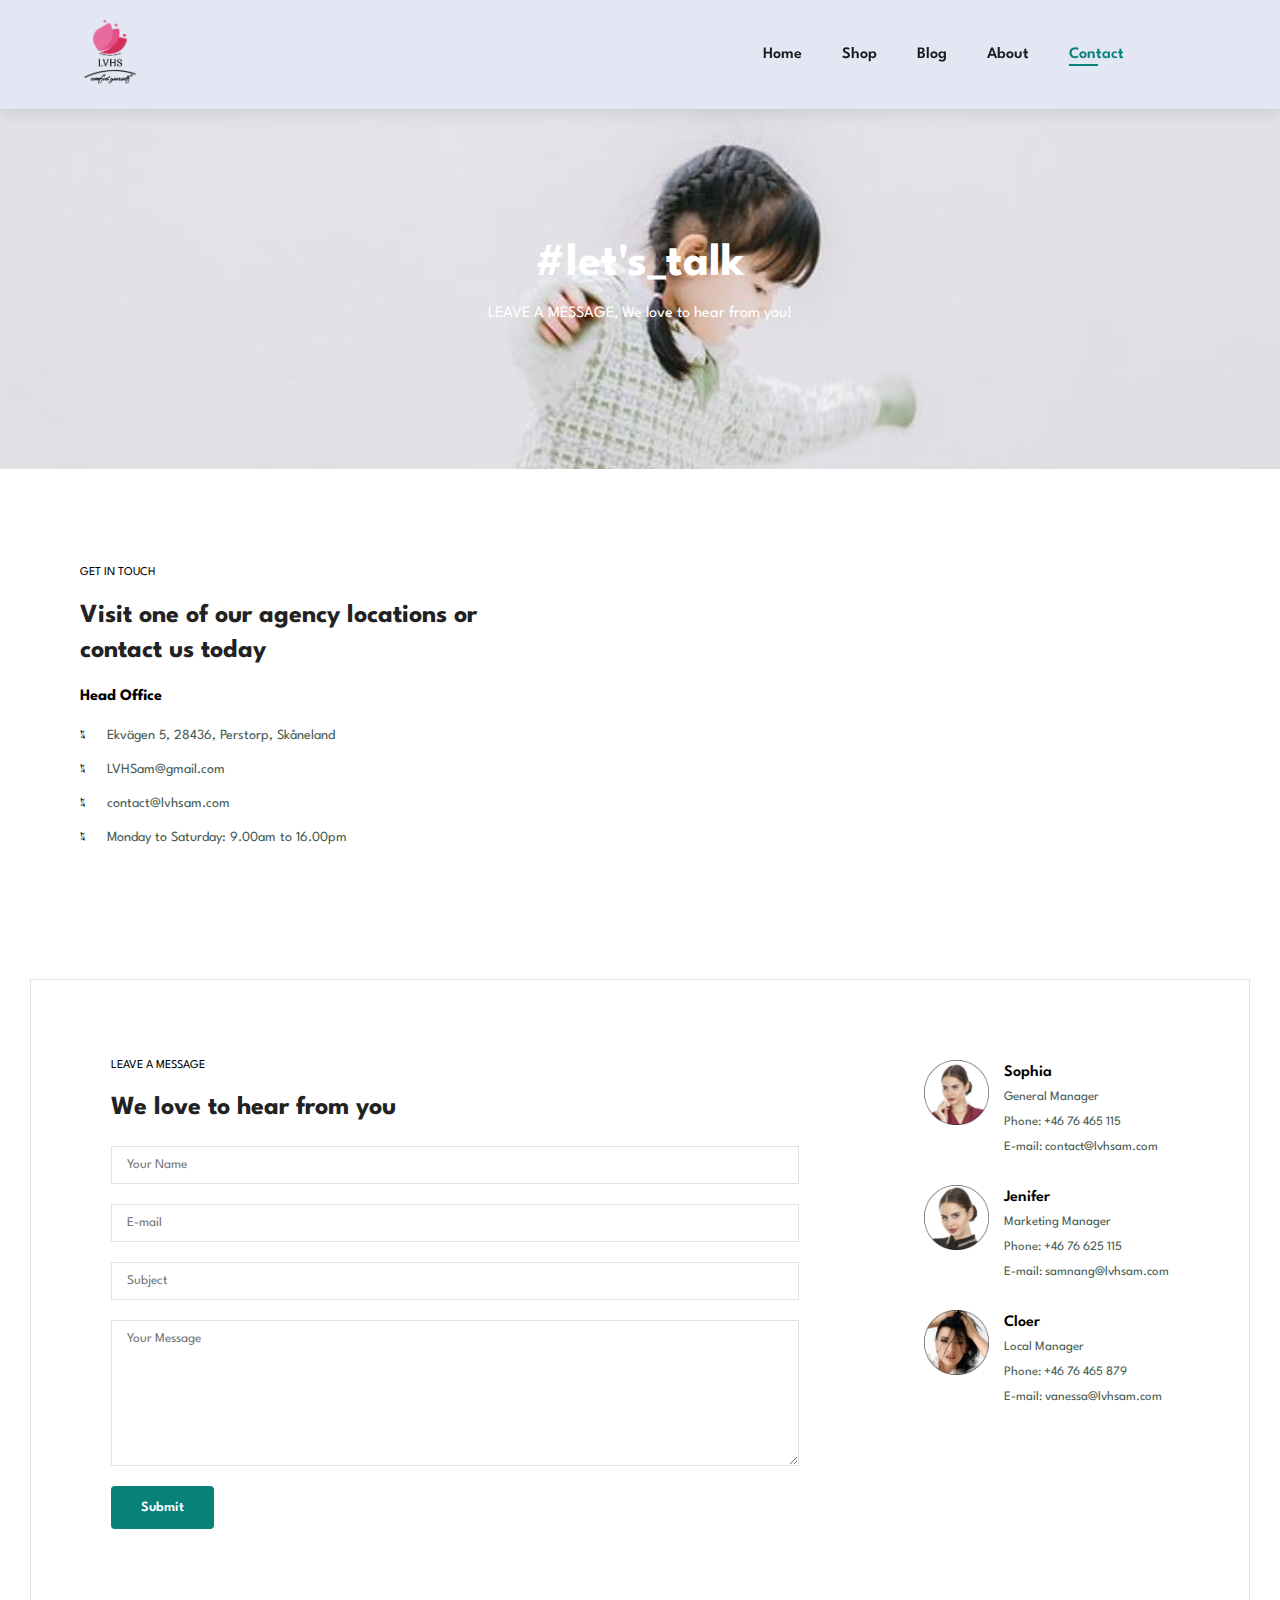
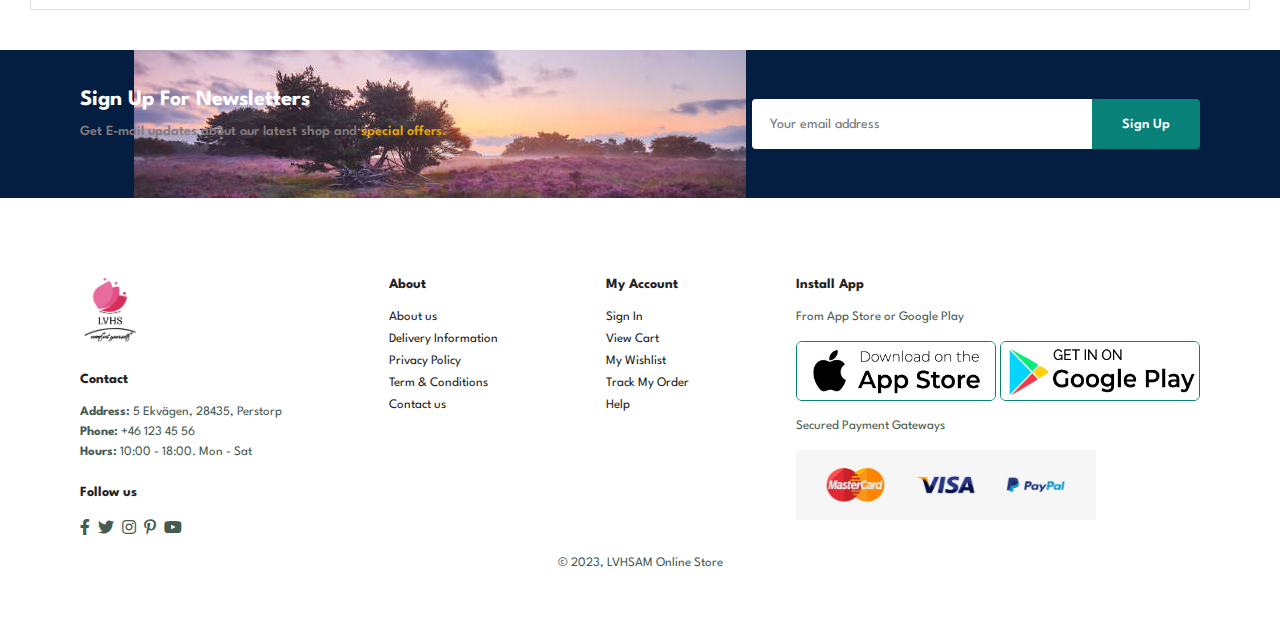
<file: contact.html>
<!DOCTYPE html>
<html lang="en">
<head>
    <meta charset="UTF-8">
    <meta http-equiv="X-UA-Compatible" content="IE=edge">
    <meta name="viewport" content="width=device-width, initial-scale=1.0">
    <title>Clothes Store</title>
    <link rel="stylesheet" href="https://pro.fontawesome.com/releases/v5.10.0/css/all.css"/>
    <link rel="stylesheet" href="style.css">
</head>
<body>
    <section id="header">
        <a href="#"><img src="img/logo.png" class="logo" alt=""></a>
        <div>
            <ul id="navbar">
                <li><a href="index.html">Home</a></li>
                <li><a href="shop.html">Shop</a></li>
                <li><a href="blog.html">Blog</a></li>
                <li><a href="about.html">About</a></li>
                <li><a class="active" href="contact.html">Contact</a></li>
                <li id="lg-bag"><a href="cart.html"><i class="far fa-shopping-bag"></i></a></li>
                <a href="#" id="close"><i class="far fa-times"></i></a>
            </ul>
        </div>
        <div id="mobile">
            <a href="cart.html"><i class="far fa-shopping-bag"></i></a>
            <i id="bar" class="fas fa-outdent"></i>
        </div>
    </section>
    
    <section id="page-header" class="about-header">
        <h2>#let's_talk</h2>
        <p>LEAVE A MESSAGE, We love to hear from you!</p>
    </section>

    <section id="contact-details" class="section-p1">
        <div class="details">
            <span>GET IN TOUCH</span>
            <h2>Visit one of our agency locations or contact us today</h2>
            <h3>Head Office</h3>
            <div>
                <li>
                    <i class="fal fa-map"></i>
                    <p>Ekvägen 5, 28436, Perstorp, Skåneland</p>   
                </li>
                <li>
                    <i class="fal fa-envelope"></i>
                    <p>LVHSam@gmail.com</p>   
                </li>
                <li>
                    <i class="fal fa-phone-alt"></i>
                    <p>contact@lvhsam.com</p>   
                </li>
                <li>
                    <i class="fal fa-clock"></i>
                    <p>Monday to Saturday: 9.00am to 16.00pm</p>   
                </li>
            </div>
        </div>
        <div class="map">
            <iframe src="https://www.google.com/maps/embed?pb=!1m18!1m12!1m3!1d2223.1341820305993!2d13.408999315695716!3d56.137492380658024!2m3!1f0!2f0!3f0!3m2!1i1024!2i768!4f13.1!3m3!1m2!1s0x4653e085695e60c7%3A0x211972ee5fdb9ee7!2sEkv%C3%A4gen%205%2C%20284%2035%20Perstorp!5e0!3m2!1sen!2sse!4v1673369580959!5m2!1sen!2sse" width="600" height="450" style="border:0;" allowfullscreen="" loading="lazy" referrerpolicy="no-referrer-when-downgrade"></iframe>
        </div>
    </section>

    <section id="form-details" class="section-p1">
        <form action="">
            <span>LEAVE A MESSAGE</span>
            <h2>We love to hear from you</h2>
            <input type="text" placeholder="Your Name">
            <input type="text" placeholder="E-mail">
            <input type="text" placeholder="Subject">
            <textarea name="" id="" cols="30" rows="10" placeholder="Your Message"></textarea>
            <button class="normal">Submit</button>
        </form>

        <div class="people">
            <div>
                <img src="img/people/pp1.png" alt="">
                <p><span>Sophia</span>General Manager <br> Phone: +46 76 465 115 <br>
                E-mail: contact@lvhsam.com</p>
            </div>
            <div>
                <img src="img/people/pp2.png" alt="">
                <p><span>Jenifer</span>Marketing Manager <br> Phone: +46 76 625 115 <br>
                E-mail: samnang@lvhsam.com</p>
            </div>
            <div>
                <img src="img/people/pp3.png" alt="">
                <p><span>Cloer</span>Local Manager <br> Phone: +46 76 465 879 <br>
                E-mail: vanessa@lvhsam.com</p>
            </div>
        </div>
    </section>

    <section id="newsletter" class="section-p1 section-m1">
        <div class="newstext">
            <h4>Sign Up For Newsletters</h4>
            <p>Get E-mail updates about our latest shop and <span>special offers.</span></p>
        </div>
        <div class="form">
            <input type="text" placeholder="Your email address">
            <button class="normal">Sign Up</button>
        </div>
    </section>

    <footer class="section-p1">
        <div class="col">
            <img class="logo" src="img/logo.png" alt="">
            <h4>Contact</h4>
            <p><strong>Address:</strong> 5 Ekvägen, 28435, Perstorp</p>
            <p><strong>Phone:</strong> +46 123 45 56</p>
            <p><strong>Hours:</strong> 10:00 - 18:00. Mon - Sat</p>
            <div class="follow">
                <h4>Follow us</h4>
                <div class="icon">
                    <i class="fab fa-facebook-f"></i>
                    <i class="fab fa-twitter"></i>
                    <i class="fab fa-instagram"></i>
                    <i class="fab fa-pinterest-p"></i>
                    <i class="fab fa-youtube"></i>
                </div>
            </div>
        </div>

        <div class="col">
            <h4>About</h4>
            <a href="#">About us</a>
            <a href="#">Delivery Information</a>
            <a href="#">Privacy Policy</a>
            <a href="#">Term & Conditions</a>
            <a href="#">Contact us</a>
        </div>

        <div class="col">
            <h4>My Account</h4>
            <a href="#">Sign In</a>
            <a href="#">View Cart</a>
            <a href="#">My Wishlist</a>
            <a href="#">Track My Order</a>
            <a href="#">Help</a>
        </div>

        <div class="col install">
            <h4>Install App</h4>
            <p>From App Store or Google Play</p>
            <div class="row">
                <img src="img/pay/appstore.png" alt="" width="200px" height="60px">
                <img src="img/pay/googleplay.png" alt="" width="200px" height="60px">
            </div>
            <p>Secured Payment Gateways</p>
            <img src="img/pay/pay.png" alt="" width="300px" height="70px">
        </div>

        <div class="copyright">
            <p>© 2023, LVHSAM Online Store</p>
        </div>
    </footer>
    <script src="script.js"></script>
</body>
</html>
</file>
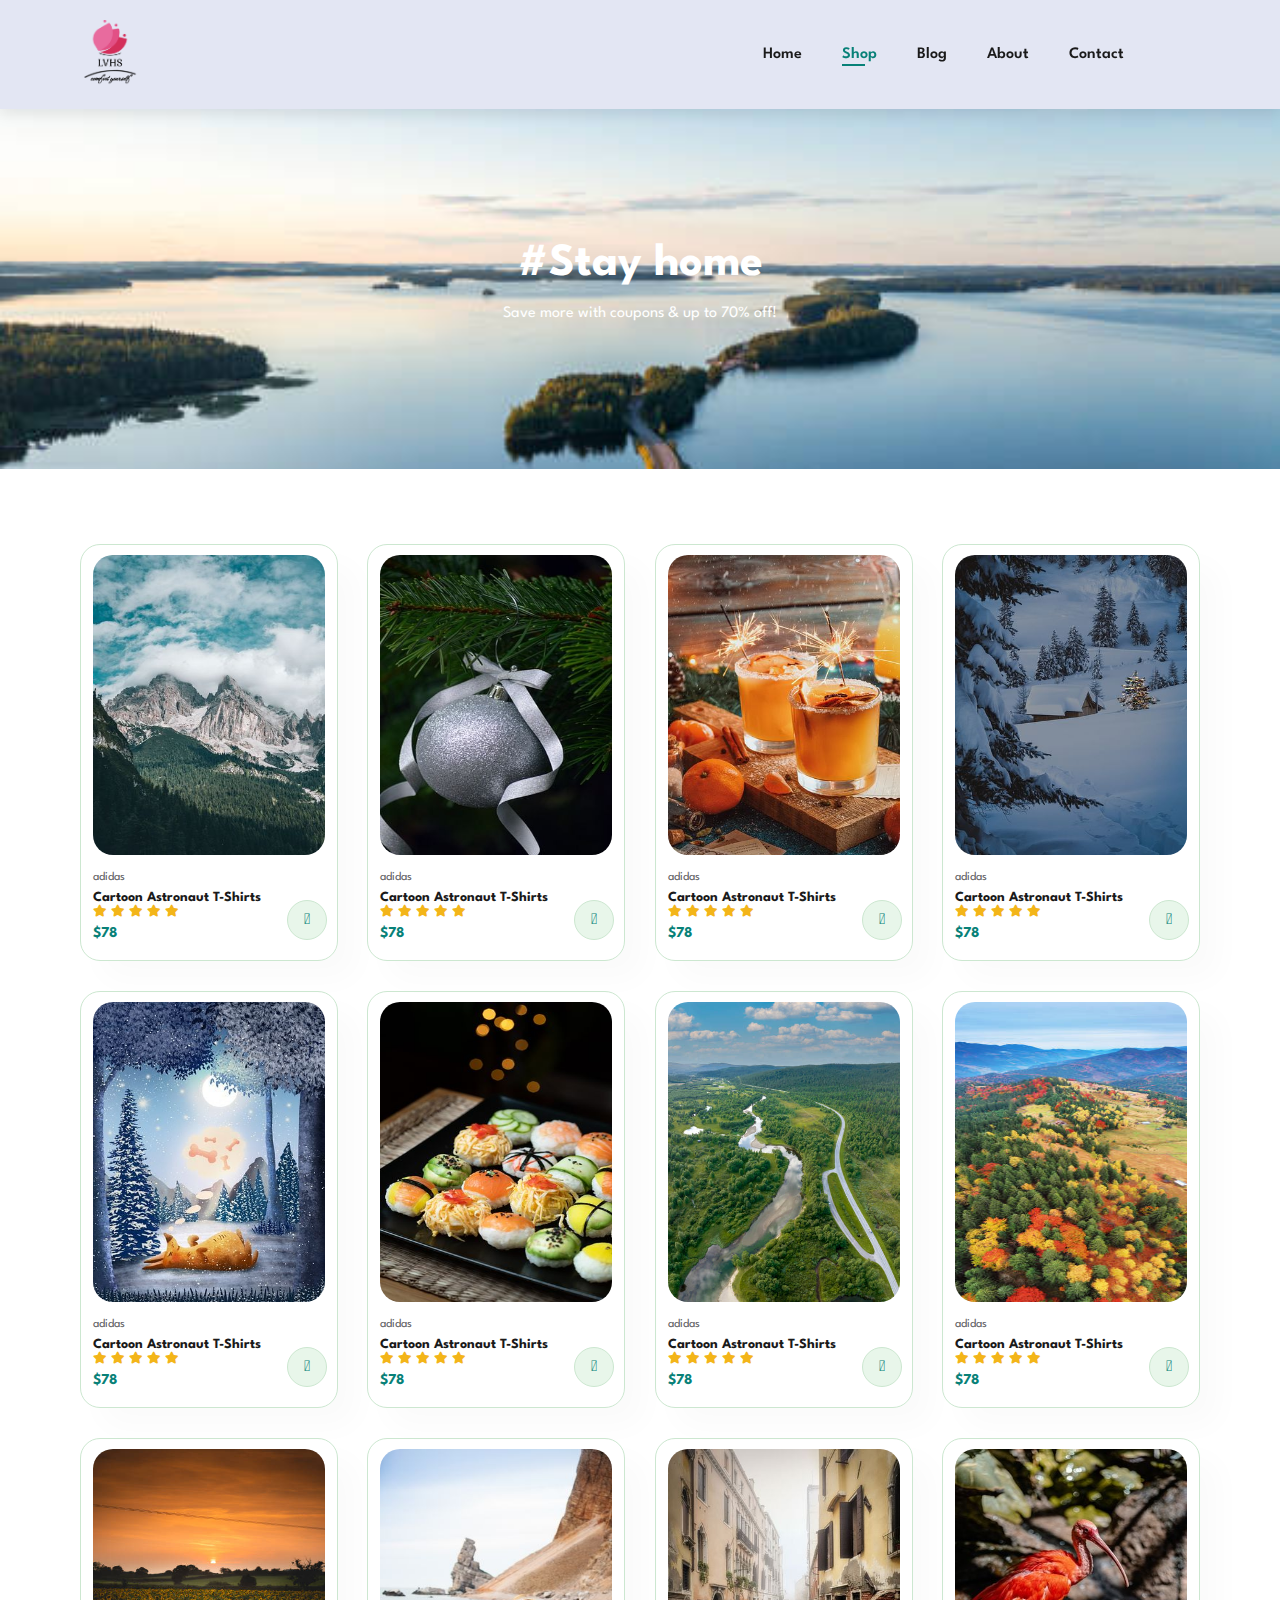
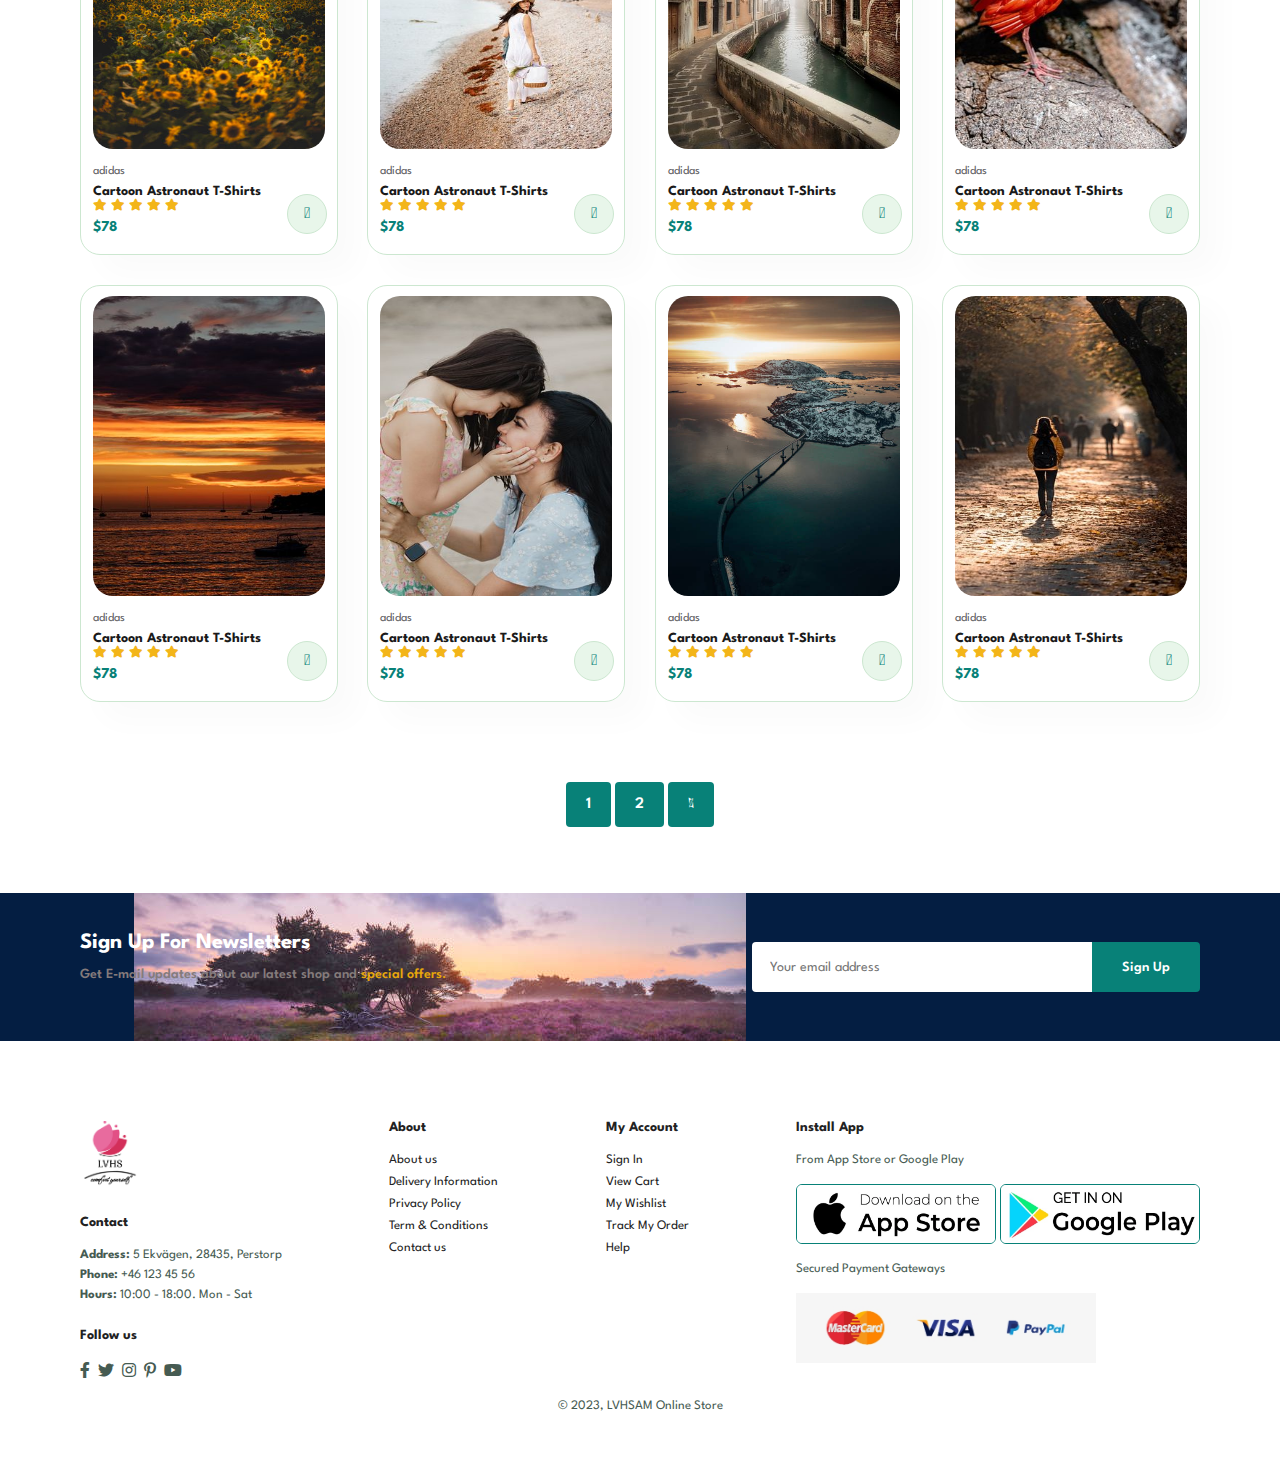
<file: shop.html>
<!DOCTYPE html>
<html lang="en">
<head>
    <meta charset="UTF-8">
    <meta http-equiv="X-UA-Compatible" content="IE=edge">
    <meta name="viewport" content="width=device-width, initial-scale=1.0">
    <title>Clothes Store</title>
    <link rel="stylesheet" href="https://pro.fontawesome.com/releases/v5.10.0/css/all.css"/>
    <link rel="stylesheet" href="style.css">
</head>
<body>
    <section id="header">
        <a href="#"><img src="img/logo.png" class="logo" alt=""></a>
        <div>
            <ul id="navbar">
                <li><a href="index.html">Home</a></li>
                <li><a class="active" href="shop.html">Shop</a></li>
                <li><a href="blog.html">Blog</a></li>
                <li><a href="about.html">About</a></li>
                <li><a href="contact.html">Contact</a></li>
                <li id="lg-bag"><a href="cart.html"><i class="far fa-shopping-bag"></i></a></li>
                <a href="#" id="close"><i class="far fa-times"></i></a>
            </ul>
        </div>
        <div id="mobile">
            <a href="cart.html"><i class="far fa-shopping-bag"></i></a>
            <i id="bar" class="fas fa-outdent"></i>
        </div>
    </section>
    
    <section id="page-header">
        <h2>#Stay home</h2>
        <p>Save more with coupons & up to 70% off!</p>
    </section>

    <section id="product1" class="section-p1">
        <div class="pro-container">
            <div class="pro" onclick="window.location.href='sproduct.html';">
                <img src="img/products/pro1.jpeg" alt="">
                <div class="des">
                    <span>adidas</span>
                    <h5>Cartoon Astronaut T-Shirts</h5>
                    <div class="star">
                        <i class="fas fa-star"></i>
                        <i class="fas fa-star"></i>
                        <i class="fas fa-star"></i>
                        <i class="fas fa-star"></i>
                        <i class="fas fa-star"></i>
                    </div>
                    <h4>$78</h4>
                </div>
                <a href="#"><i class="fal fa-shopping-cart cart"></i></a>
            </div>
            <div class="pro">
                <img src="img/products/pro2.jpeg" alt="">
                <div class="des">
                    <span>adidas</span>
                    <h5>Cartoon Astronaut T-Shirts</h5>
                    <div class="star">
                        <i class="fas fa-star"></i>
                        <i class="fas fa-star"></i>
                        <i class="fas fa-star"></i>
                        <i class="fas fa-star"></i>
                        <i class="fas fa-star"></i>
                    </div>
                    <h4>$78</h4>
                </div>
                <a href="#"><i class="fal fa-shopping-cart cart"></i></a>
            </div>
            <div class="pro">
                <img src="img/products/pro3.jpeg" alt="">
                <div class="des">
                    <span>adidas</span>
                    <h5>Cartoon Astronaut T-Shirts</h5>
                    <div class="star">
                        <i class="fas fa-star"></i>
                        <i class="fas fa-star"></i>
                        <i class="fas fa-star"></i>
                        <i class="fas fa-star"></i>
                        <i class="fas fa-star"></i>
                    </div>
                    <h4>$78</h4>
                </div>
                <a href="#"><i class="fal fa-shopping-cart cart"></i></a>
            </div>
            <div class="pro">
                <img src="img/products/pro4.jpeg" alt="">
                <div class="des">
                    <span>adidas</span>
                    <h5>Cartoon Astronaut T-Shirts</h5>
                    <div class="star">
                        <i class="fas fa-star"></i>
                        <i class="fas fa-star"></i>
                        <i class="fas fa-star"></i>
                        <i class="fas fa-star"></i>
                        <i class="fas fa-star"></i>
                    </div>
                    <h4>$78</h4>
                </div>
                <a href="#"><i class="fal fa-shopping-cart cart"></i></a>
            </div>
            <div class="pro">
                <img src="img/products/pro5.jpeg" alt="">
                <div class="des">
                    <span>adidas</span>
                    <h5>Cartoon Astronaut T-Shirts</h5>
                    <div class="star">
                        <i class="fas fa-star"></i>
                        <i class="fas fa-star"></i>
                        <i class="fas fa-star"></i>
                        <i class="fas fa-star"></i>
                        <i class="fas fa-star"></i>
                    </div>
                    <h4>$78</h4>
                </div>
                <a href="#"><i class="fal fa-shopping-cart cart"></i></a>
            </div>
            <div class="pro">
                <img src="img/products/pro6.jpeg" alt="">
                <div class="des">
                    <span>adidas</span>
                    <h5>Cartoon Astronaut T-Shirts</h5>
                    <div class="star">
                        <i class="fas fa-star"></i>
                        <i class="fas fa-star"></i>
                        <i class="fas fa-star"></i>
                        <i class="fas fa-star"></i>
                        <i class="fas fa-star"></i>
                    </div>
                    <h4>$78</h4>
                </div>
                <a href="#"><i class="fal fa-shopping-cart cart"></i></a>
            </div>
            <div class="pro">
                <img src="img/products/pro7.jpeg" alt="">
                <div class="des">
                    <span>adidas</span>
                    <h5>Cartoon Astronaut T-Shirts</h5>
                    <div class="star">
                        <i class="fas fa-star"></i>
                        <i class="fas fa-star"></i>
                        <i class="fas fa-star"></i>
                        <i class="fas fa-star"></i>
                        <i class="fas fa-star"></i>
                    </div>
                    <h4>$78</h4>
                </div>
                <a href="#"><i class="fal fa-shopping-cart cart"></i></a>
            </div>
            <div class="pro">
                <img src="img/products/pro8.jpeg" alt="">
                <div class="des">
                    <span>adidas</span>
                    <h5>Cartoon Astronaut T-Shirts</h5>
                    <div class="star">
                        <i class="fas fa-star"></i>
                        <i class="fas fa-star"></i>
                        <i class="fas fa-star"></i>
                        <i class="fas fa-star"></i>
                        <i class="fas fa-star"></i>
                    </div>
                    <h4>$78</h4>
                </div>
                <a href="#"><i class="fal fa-shopping-cart cart"></i></a>
            </div>

            <div class="pro">
                <img src="img/products/pro9.jpeg" alt="">
                <div class="des">
                    <span>adidas</span>
                    <h5>Cartoon Astronaut T-Shirts</h5>
                    <div class="star">
                        <i class="fas fa-star"></i>
                        <i class="fas fa-star"></i>
                        <i class="fas fa-star"></i>
                        <i class="fas fa-star"></i>
                        <i class="fas fa-star"></i>
                    </div>
                    <h4>$78</h4>
                </div>
                <a href="#"><i class="fal fa-shopping-cart cart"></i></a>
            </div>
            <div class="pro">
                <img src="img/products/pro10.jpeg" alt="">
                <div class="des">
                    <span>adidas</span>
                    <h5>Cartoon Astronaut T-Shirts</h5>
                    <div class="star">
                        <i class="fas fa-star"></i>
                        <i class="fas fa-star"></i>
                        <i class="fas fa-star"></i>
                        <i class="fas fa-star"></i>
                        <i class="fas fa-star"></i>
                    </div>
                    <h4>$78</h4>
                </div>
                <a href="#"><i class="fal fa-shopping-cart cart"></i></a>
            </div>
            <div class="pro">
                <img src="img/products/pro11.jpeg" alt="">
                <div class="des">
                    <span>adidas</span>
                    <h5>Cartoon Astronaut T-Shirts</h5>
                    <div class="star">
                        <i class="fas fa-star"></i>
                        <i class="fas fa-star"></i>
                        <i class="fas fa-star"></i>
                        <i class="fas fa-star"></i>
                        <i class="fas fa-star"></i>
                    </div>
                    <h4>$78</h4>
                </div>
                <a href="#"><i class="fal fa-shopping-cart cart"></i></a>
            </div>
            <div class="pro">
                <img src="img/products/pro12.jpeg" alt="">
                <div class="des">
                    <span>adidas</span>
                    <h5>Cartoon Astronaut T-Shirts</h5>
                    <div class="star">
                        <i class="fas fa-star"></i>
                        <i class="fas fa-star"></i>
                        <i class="fas fa-star"></i>
                        <i class="fas fa-star"></i>
                        <i class="fas fa-star"></i>
                    </div>
                    <h4>$78</h4>
                </div>
                <a href="#"><i class="fal fa-shopping-cart cart"></i></a>
            </div>
            <div class="pro">
                <img src="img/products/pro13.jpeg" alt="">
                <div class="des">
                    <span>adidas</span>
                    <h5>Cartoon Astronaut T-Shirts</h5>
                    <div class="star">
                        <i class="fas fa-star"></i>
                        <i class="fas fa-star"></i>
                        <i class="fas fa-star"></i>
                        <i class="fas fa-star"></i>
                        <i class="fas fa-star"></i>
                    </div>
                    <h4>$78</h4>
                </div>
                <a href="#"><i class="fal fa-shopping-cart cart"></i></a>
            </div>
            <div class="pro">
                <img src="img/products/pro14.jpeg" alt="">
                <div class="des">
                    <span>adidas</span>
                    <h5>Cartoon Astronaut T-Shirts</h5>
                    <div class="star">
                        <i class="fas fa-star"></i>
                        <i class="fas fa-star"></i>
                        <i class="fas fa-star"></i>
                        <i class="fas fa-star"></i>
                        <i class="fas fa-star"></i>
                    </div>
                    <h4>$78</h4>
                </div>
                <a href="#"><i class="fal fa-shopping-cart cart"></i></a>
            </div>
            <div class="pro">
                <img src="img/products/pro15.jpeg" alt="">
                <div class="des">
                    <span>adidas</span>
                    <h5>Cartoon Astronaut T-Shirts</h5>
                    <div class="star">
                        <i class="fas fa-star"></i>
                        <i class="fas fa-star"></i>
                        <i class="fas fa-star"></i>
                        <i class="fas fa-star"></i>
                        <i class="fas fa-star"></i>
                    </div>
                    <h4>$78</h4>
                </div>
                <a href="#"><i class="fal fa-shopping-cart cart"></i></a>
            </div>
            <div class="pro">
                <img src="img/products/pro16.jpeg" alt="">
                <div class="des">
                    <span>adidas</span>
                    <h5>Cartoon Astronaut T-Shirts</h5>
                    <div class="star">
                        <i class="fas fa-star"></i>
                        <i class="fas fa-star"></i>
                        <i class="fas fa-star"></i>
                        <i class="fas fa-star"></i>
                        <i class="fas fa-star"></i>
                    </div>
                    <h4>$78</h4>
                </div>
                <a href="#"><i class="fal fa-shopping-cart cart"></i></a>
            </div>
        </div>
    </section>

    <section id = "pagination" class="section-p1">
        <a href="#">1</a>
        <a href="#">2</a>
        <a href="#"><i class="fal fa-long-arrow-alt-right"></i></a>
    </section>

    <section id="newsletter" class="section-p1 section-m1">
        <div class="newstext">
            <h4>Sign Up For Newsletters</h4>
            <p>Get E-mail updates about our latest shop and <span>special offers.</span></p>
        </div>
        <div class="form">
            <input type="text" placeholder="Your email address">
            <button class="normal">Sign Up</button>
        </div>
    </section>

    <footer class="section-p1">
        <div class="col">
            <img class="logo" src="img/logo.png" alt="">
            <h4>Contact</h4>
            <p><strong>Address:</strong> 5 Ekvägen, 28435, Perstorp</p>
            <p><strong>Phone:</strong> +46 123 45 56</p>
            <p><strong>Hours:</strong> 10:00 - 18:00. Mon - Sat</p>
            <div class="follow">
                <h4>Follow us</h4>
                <div class="icon">
                    <i class="fab fa-facebook-f"></i>
                    <i class="fab fa-twitter"></i>
                    <i class="fab fa-instagram"></i>
                    <i class="fab fa-pinterest-p"></i>
                    <i class="fab fa-youtube"></i>
                </div>
            </div>
        </div>

        <div class="col">
            <h4>About</h4>
            <a href="#">About us</a>
            <a href="#">Delivery Information</a>
            <a href="#">Privacy Policy</a>
            <a href="#">Term & Conditions</a>
            <a href="#">Contact us</a>
        </div>

        <div class="col">
            <h4>My Account</h4>
            <a href="#">Sign In</a>
            <a href="#">View Cart</a>
            <a href="#">My Wishlist</a>
            <a href="#">Track My Order</a>
            <a href="#">Help</a>
        </div>

        <div class="col install">
            <h4>Install App</h4>
            <p>From App Store or Google Play</p>
            <div class="row">
                <img src="img/pay/appstore.png" alt="" width="200px" height="60px">
                <img src="img/pay/googleplay.png" alt="" width="200px" height="60px">
            </div>
            <p>Secured Payment Gateways</p>
            <img src="img/pay/pay.png" alt="" width="300px" height="70px">
        </div>

        <div class="copyright">
            <p>© 2023, LVHSAM Online Store</p>
        </div>
    </footer>
    <script src="script.js"></script>
</body>
</html>
</file>
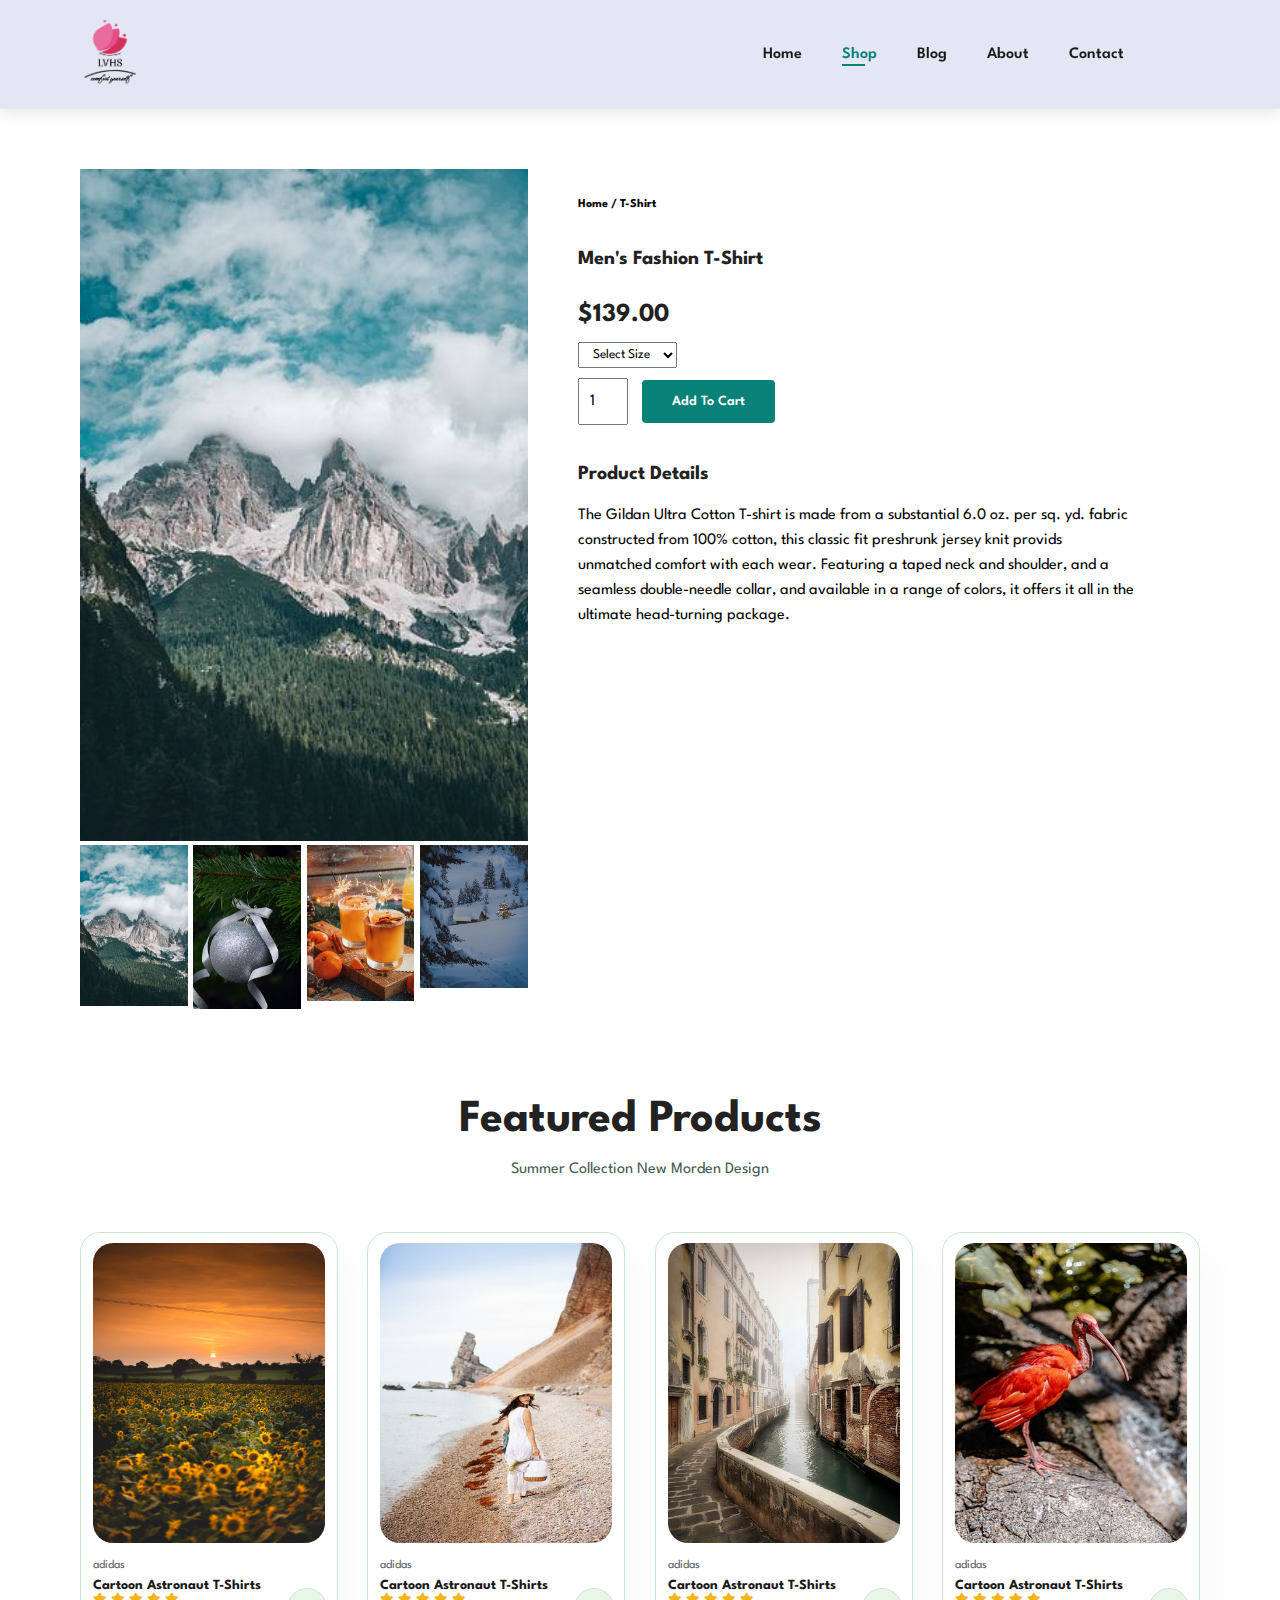
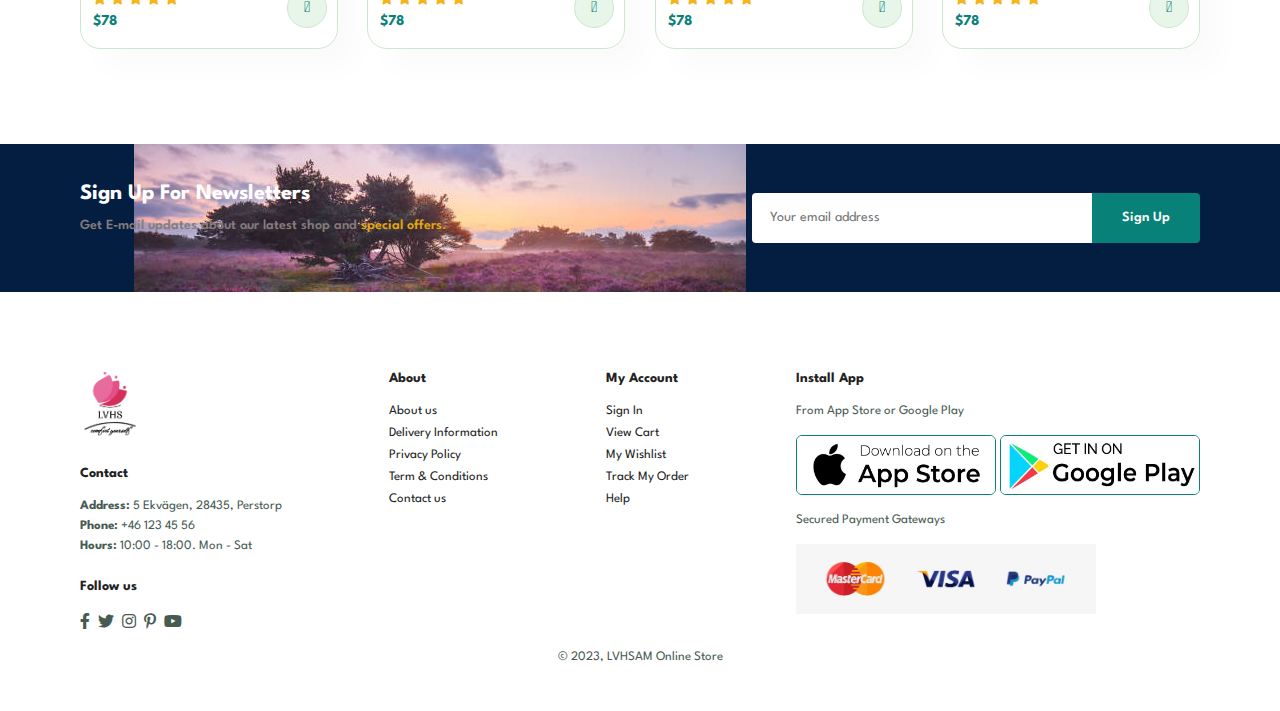
<file: sproduct.html>
<!DOCTYPE html>
<html lang="en">
<head>
    <meta charset="UTF-8">
    <meta http-equiv="X-UA-Compatible" content="IE=edge">
    <meta name="viewport" content="width=device-width, initial-scale=1.0">
    <title>Clothes Store</title>
    <link rel="stylesheet" href="https://pro.fontawesome.com/releases/v5.10.0/css/all.css"/>
    <link rel="stylesheet" href="style.css">
</head>
<body>
    <section id="header">
        <a href="#"><img src="img/logo.png" class="logo" alt=""></a>
        <div>
            <ul id="navbar">
                <li><a href="index.html">Home</a></li>
                <li><a class="active" href="shop.html">Shop</a></li>
                <li><a href="blog.html">Blog</a></li>
                <li><a href="about.html">About</a></li>
                <li><a href="contact.html">Contact</a></li>
                <li id="lg-bag"><a href="cart.html"><i class="far fa-shopping-bag"></i></a></li>
                <a href="#" id="close"><i class="far fa-times"></i></a>
            </ul>
        </div>
        <div id="mobile">
            <a href="cart.html"><i class="far fa-shopping-bag"></i></a>
            <i id="bar" class="fas fa-outdent"></i>
        </div>
    </section>

    <section id = "pro-details" class="section-p1">
        <div class="single-pro-image">
            <img src="img/products/pro1.jpeg" alt="" width="100%" id="MainImg">
            <div class="small-img-group">
                <div class="small-img-col">
                    <img src="img/products/pro1.jpeg" width="100%" class="small-img" alt="">
                </div>
                <div class="small-img-col">
                    <img src="img/products/pro2.jpeg" width="100%" class="small-img" alt="">
                </div>
                <div class="small-img-col">
                    <img src="img/products/pro3.jpeg" width="100%" class="small-img" alt="">
                </div>
                <div class="small-img-col">
                    <img src="img/products/pro4.jpeg" width="100%" class="small-img" alt="">
                </div>
            </div>
        </div>

        <div class="single-pro-details">
            <h6>Home / T-Shirt</h6>
            <h4>Men's Fashion T-Shirt</h4>
            <h2>$139.00</h2>
            <select>
                <option>Select Size</option>
                <option>XXL</option>
                <option>XL</option>
                <option>Large</option>
                <option>Medium</option>
                <option>Small</option>
            </select>
            <input type="number" value="1">
            <button class="normal">Add To Cart</button>
            <h4>Product Details</h4>
            <span>
                The Gildan Ultra Cotton T-shirt is made from a substantial 6.0 oz. per 
                sq. yd. fabric constructed from 100% cotton, this classic fit preshrunk 
                jersey knit provids unmatched comfort with each wear. Featuring a taped neck 
                and shoulder, and a seamless double-needle collar, and available in a range of colors, 
                it offers it all in the ultimate head-turning package.
            </span>
        </div>
    </section>

    <section id="product1" class="section-p1">
        <h2>Featured Products</h2>
        <p>Summer Collection New Morden Design</p>
        <div class="pro-container">
            <div class="pro">
                <img src="img/products/pro9.jpeg" alt="">
                <div class="des">
                    <span>adidas</span>
                    <h5>Cartoon Astronaut T-Shirts</h5>
                    <div class="star">
                        <i class="fas fa-star"></i>
                        <i class="fas fa-star"></i>
                        <i class="fas fa-star"></i>
                        <i class="fas fa-star"></i>
                        <i class="fas fa-star"></i>
                    </div>
                    <h4>$78</h4>
                </div>
                <a href="#"><i class="fal fa-shopping-cart cart"></i></a>
            </div>
            <div class="pro">
                <img src="img/products/pro10.jpeg" alt="">
                <div class="des">
                    <span>adidas</span>
                    <h5>Cartoon Astronaut T-Shirts</h5>
                    <div class="star">
                        <i class="fas fa-star"></i>
                        <i class="fas fa-star"></i>
                        <i class="fas fa-star"></i>
                        <i class="fas fa-star"></i>
                        <i class="fas fa-star"></i>
                    </div>
                    <h4>$78</h4>
                </div>
                <a href="#"><i class="fal fa-shopping-cart cart"></i></a>
            </div>
            <div class="pro">
                <img src="img/products/pro11.jpeg" alt="">
                <div class="des">
                    <span>adidas</span>
                    <h5>Cartoon Astronaut T-Shirts</h5>
                    <div class="star">
                        <i class="fas fa-star"></i>
                        <i class="fas fa-star"></i>
                        <i class="fas fa-star"></i>
                        <i class="fas fa-star"></i>
                        <i class="fas fa-star"></i>
                    </div>
                    <h4>$78</h4>
                </div>
                <a href="#"><i class="fal fa-shopping-cart cart"></i></a>
            </div>
            <div class="pro">
                <img src="img/products/pro12.jpeg" alt="">
                <div class="des">
                    <span>adidas</span>
                    <h5>Cartoon Astronaut T-Shirts</h5>
                    <div class="star">
                        <i class="fas fa-star"></i>
                        <i class="fas fa-star"></i>
                        <i class="fas fa-star"></i>
                        <i class="fas fa-star"></i>
                        <i class="fas fa-star"></i>
                    </div>
                    <h4>$78</h4>
                </div>
                <a href="#"><i class="fal fa-shopping-cart cart"></i></a>
            </div>
        </div>
    </section>

    <section id="newsletter" class="section-p1 section-m1">
        <div class="newstext">
            <h4>Sign Up For Newsletters</h4>
            <p>Get E-mail updates about our latest shop and <span>special offers.</span></p>
        </div>
        <div class="form">
            <input type="text" placeholder="Your email address">
            <button class="normal">Sign Up</button>
        </div>
    </section>

    <footer class="section-p1">
        <div class="col">
            <img class="logo" src="img/logo.png" alt="">
            <h4>Contact</h4>
            <p><strong>Address:</strong> 5 Ekvägen, 28435, Perstorp</p>
            <p><strong>Phone:</strong> +46 123 45 56</p>
            <p><strong>Hours:</strong> 10:00 - 18:00. Mon - Sat</p>
            <div class="follow">
                <h4>Follow us</h4>
                <div class="icon">
                    <i class="fab fa-facebook-f"></i>
                    <i class="fab fa-twitter"></i>
                    <i class="fab fa-instagram"></i>
                    <i class="fab fa-pinterest-p"></i>
                    <i class="fab fa-youtube"></i>
                </div>
            </div>
        </div>

        <div class="col">
            <h4>About</h4>
            <a href="#">About us</a>
            <a href="#">Delivery Information</a>
            <a href="#">Privacy Policy</a>
            <a href="#">Term & Conditions</a>
            <a href="#">Contact us</a>
        </div>

        <div class="col">
            <h4>My Account</h4>
            <a href="#">Sign In</a>
            <a href="#">View Cart</a>
            <a href="#">My Wishlist</a>
            <a href="#">Track My Order</a>
            <a href="#">Help</a>
        </div>

        <div class="col install">
            <h4>Install App</h4>
            <p>From App Store or Google Play</p>
            <div class="row">
                <img src="img/pay/appstore.png" alt="" width="200px" height="60px">
                <img src="img/pay/googleplay.png" alt="" width="200px" height="60px">
            </div>
            <p>Secured Payment Gateways</p>
            <img src="img/pay/pay.png" alt="" width="300px" height="70px">
        </div>

        <div class="copyright">
            <p>© 2023, LVHSAM Online Store</p>
        </div>
    </footer>

    <script>
        var MainImg = document.getElementById("MainImg");
        var smallimg = document.getElementsByClassName("small-img");

        smallimg[0].onclick = function() {
            MainImg.src = smallimg[0].src;
        }
        smallimg[1].onclick = function() {
            MainImg.src = smallimg[1].src;
        }
        smallimg[2].onclick = function() {
            MainImg.src = smallimg[2].src;
        }
        smallimg[3].onclick = function() {
            MainImg.src = smallimg[3].src;
        }
    </script>
    <script src="script.js"></script>
</body>
</html>
</file>
<file: style.css>
@import url('https://fonts.googleapis.com/css2?family=Spartan:wght@100;200;300;400;500;600;700;800;900&display=swap');
* {
   margin: 0;
   padding: 0;
   box-sizing: border-box;
   font-family: 'Spartan', sans-serif; 
}
h1 {
    font-size: 50px;
    line-height: 64px;
    color: #222;
}
h2 {
    font-size: 46px;
    line-height: 54px;
    color: #222;
}
h4 {
    font-size: 20px;
    color: #222;
}
h6 {
    font-weight: 700;
    font-size: 12px;
}
p {
    font-size: 16px;
    color: #465b52;
    margin: 15px 0 20px 0;
}
.section-p1 {
    padding: 40px 80px;
}
.section-m1 {
margin: 40px 0;
}

button.normal {
    font-size: 14px;
    font-weight: 600;
    padding: 15px 30px;
    color: #000;
    background-color: #fff;
    border-radius: 4px;
    cursor: pointer;
    border: none;
    outline: none;
    transition: 0.2s;
}
button.white {
    font-size: 13px;
    font-weight: 600;
    padding: 11px 18px;
    color: #fff;
    background-color: transparent;
    cursor: pointer;
    border: 1px solid #fff;
    outline: none;
    transition: 0.2s;
}
body {
    width: 100%;
}
.logo {
    width: 60px;
    height: 65px;
}

/* Header Star */
#header{
    display: flex;
    align-items: center;
    justify-content: space-between;
    padding: 20px 80px;
    background: #e3e6f3;
    box-shadow: 0 5px 15px rgba(0, 0, 0, 0.09);
    z-index: 999;
    position: sticky;
    top: 0;
    left: 0;
}

#navbar{
    display: flex;
    align-items: center;
    justify-content: center;
}
#navbar li {
    list-style: none;
    padding: 0 20px;
    position: relative;
}
#navbar li a{
    text-decoration: none;
    font-size: 16px;
    font-weight: 600;
    color: #1a1a1a;
    transform: 0.3s ease;
}
#navbar li a:hover,
#navbar li a.active {
    color: #088178;
}

#navbar li a.active::after,
#navbar li a:hover::after{
    content: "";
    width: 30%;
    height: 2px;
    background: #088178;
    position: absolute;
    bottom: -4px;
    left: 20px;
}

#mobile{
    display: none;
    align-items: center;
}
#close{
    display: none;
}

/* Home page */
#hero{
    background-image: url("img/hero4.jpeg");
    height: 90vh;
    width: 100%;
    background-size: cover;
    background-position: top 25% right 0%;
    padding: 0 80px;
    display: flex;
    flex-direction: column;
    align-items: flex-start;
    justify-content: center;
}
#hero h4{
    padding-bottom: 15px;
}
#hero h1{
    color: #088178;
}
#hero button{
    background-image: url("img/button.png");
    background-color: transparent;
    color: #088178;
    border: 0;
    height: 65px;
    /* width: 29%; */
    padding: 20px 65px 14px 70px;
    background-repeat: no-repeat;
    cursor: pointer;
    font-weight: 700;
    font-size: 15px;
}

#feature {
    display: flex;
    align-items: center;
    justify-content: space-between;
    flex-wrap: wrap;
}
#feature .fe-box{
    width: 180px;
    text-align: center;
    padding: 25px 15px;
    box-shadow: 20px 20px 34px rgba(0, 0, 0, 0.03);
    border: 1px solid #cce7d0;
    border-radius: 4px;
    margin: 15px 0;
}
#feature .fe-box:hover{
    box-shadow: 10px 10px 54px rgba(70, 62, 221, 0.1);

}
#feature .fe-box img {
    width: 90%;
    margin-bottom: 10px;
}
#feature .fe-box h6{
    display: inline-block;
    padding: 9px 8px 6px 8px;
    line-height: 1;
    border-radius: 4px;
    color: #088178;
    background-color: #fdded4;
}
#feature .fe-box:nth-child(2) h6{
    background-color: #cdebbc;
}
#feature .fe-box:nth-child(3) h6{
    background-color: #74ace8;
}
#feature .fe-box:nth-child(4) h6{
    background-color: #e5f092;
}
#feature .fe-box:nth-child(5) h6{
    background-color: #d6a0ee;
}
#feature .fe-box:nth-child(6) h6{
    background-color: #f2c082;
}

#product1{
    text-align: center;
}
#product1 .pro-container{
    display: flex;
    justify-content: space-between;
    padding-top: 20px;
    flex-wrap: wrap;
}
#product1 .pro{
    width: 23%;
    min-width: 250px;
    padding: 10px 12px;
    border: 1px solid #cce7d0;
    border-radius: 20px;
    cursor: pointer;
    box-shadow: 20px 20px 30px rgba(0, 0, 0, 0.02);
    margin: 15px 0;
    transition: 0.2s ease;
    position: relative;
}
#product1 .pro:hover{
    box-shadow: 20px 20px 30px rgba(0, 0, 0, 0.06);
}

#product1 .pro img{
    width: 100%;
    height: 300px;
    border-radius: 20px;
}
#product1 .pro .des{
    text-align: start;
    padding: 10px 0;
}
#product1 .pro .des span{
    color: #606063;
    font-size: 12px;
}
#product1 .pro .des h5{
    padding-top: 7px;
    color: #1a1a1a;
    font-size: 14px;
}
#product1 .pro .des i{
    font-size: 12px;
    color: rgb(243, 181, 25);
}
#product1 .pro .des h4{
    padding-top: 7px;
    font-size: 15px;
    font-weight: 700;
    color: #088178;
}
#product1 .pro .cart{
    width: 40px;
    height: 40px;
    line-height: 40px;
    border-radius: 50px;
    background-color: #e8f6ea;
    font-weight: 500;
    color: #088178;
    border: 1px solid#cce7d0;
    position: absolute;
    bottom: 20px;
    right: 10px;
}

#banner {
    display: flex;
    flex-direction: column;
    justify-content: center;
    align-items: center;
    text-align: center;
    background-image: url("img/banner/ba2.jpeg");
    width: 100%;
    height: 40vh;
    background-size: cover;
    background-position: center;
}
#banner h4{
    color: #fff;
    font-size: 16px;
}
#banner h2{
    color: #fff;
    font-size: 30px;
    padding: 10px 0;
}
#banner h2 span{
    color: rgb(238, 73, 62);
}
#banner button:hover {
    background: #088178;
    color: #fff;
}

#sm-banner {
    display: flex;
    justify-content: space-between;
    flex-wrap: wrap;
}
#sm-banner .banner-box {
    display: flex;
    flex-direction: column;
    justify-content: center;
    align-items: flex-start;
    background-image: url("img/banner/ba3.jpeg");
    min-width: 550px;
    height: 50vh;
    background-size: cover;
    background-position: center;
    padding: 30px;
}
#sm-banner .banner-box2{
    background-image: url("img/banner/ba10.jpeg");
}

#sm-banner h4 {
    color: #fff;
    font-size: 20px;
    font-weight: 300;
}
#sm-banner h2 {
    color: #fff;
    font-size: 28px;
    font-weight: 800;
}
#sm-banner span {
    color: #fff;
    font-size: 14px;
    font-weight: 500;
    padding-bottom: 15px;
}
#sm-banner .banner-box:hover button {
    background: #088178;
    border: 1px solid #088178;
}

#banner3{
    display: flex;
    justify-content: space-between;
    flex-wrap: wrap;
    padding: 0 80px;
}
#banner3 .banner-box {
    display: flex;
    flex-direction: column;
    justify-content: center;
    align-items: flex-start;
    background-image: url("img/banner/ba6.jpeg");
    min-width: 30%;
    height: 30vh;
    background-size: cover;
    background-position: center;
    padding: 20px;
    margin-bottom: 20px;
}
#banner3 .banner-box2 {
    background-image: url("img/banner/ba7.jpeg");
}
#banner3 .banner-box3 {
    background-image: url("img/banner/ba5.jpeg");
}
#banner3 h2 {
    color: #fff;
    font-weight: 900;
    font-size: 22px;
}
#banner3 h3 {
    color: rgb(232, 68, 92);
    font-weight: 800;
    font-size: 15px;
}

#newsletter {
    display: flex;
    justify-content: space-between;
    flex-wrap: wrap;
    align-items: center;
    background-image: url("img/banner/ba10.jpeg");
    background-repeat: no-repeat;
    background-position: 20% 30%;
    background-color: #041e42;
   
}
#newsletter h4 {
    font-size: 22px;
    font-weight: 700;
    color: #fff;
}
#newsletter p {
    font-size: 14px;
    font-weight: 600;
    color: rgb(132, 123, 123);
}
#newsletter p span {
    color: rgb(231, 166, 12);
}
#newsletter .form {
    display: flex;
    width: 40%;
}
#newsletter input {
    height: 3.125rem;
    padding: 0 1.2em;
    font-size: 14px;
    width: 100%;
    border: 1px solid transparent;
    border-radius: 4px;
    outline: none;
    border-bottom-right-radius: 0;
    border-top-right-radius: 0;
}
#newsletter button{
    background-color: #088178;
    color: #fff;
    white-space: nowrap;
    border-bottom-left-radius: 0;
    border-top-left-radius: 0;
}

footer{
    display: flex;
    flex-wrap: wrap;
    justify-content: space-between;
}
footer .col{
    display: flex;
    flex-direction: column;
    align-items: flex-start;
    margin-bottom: 20px;
}
footer .logo{
    margin-bottom: 30px;
}
footer h4 {
    font-size: 14px;
    padding-bottom: 20px; 
}
footer p {
    font-size: 13px;
    margin: 0 0 8px 0;
}
footer a{
    font-size: 13px;
    text-decoration: none;
    color: #222;
    margin-bottom: 10px;
}
footer .follow{
    margin-top: 20px;
}
footer .follow i{
    color: #465b52;
    padding-right: 4px;
    cursor: pointer;
}

footer .install .row img{
    border: 1px solid #088178;
    border-radius: 6px;
}
footer .install img{
    margin: 10px 0 15px 0;
}
footer .follow i:hover, 
footer a:hover {
    color: #088178;
}
footer .copyright{
    width: 100%;
    text-align: center;
}


/* Shope page */
#page-header{
    background-image: url("img/banner/ba9.jpeg");
    width: 100%;
    height: 40vh;
    background-size: cover;
    background-repeat: no-repeat;
    background-position: top 20% right 0;
    padding: 14px;
    display: flex;
    justify-content: center;
    text-align: center;
    flex-direction: column;
}
#page-header h2,
#page-header p {
    color: #fff;
}
#pagination{
    text-align: center;
}
#pagination a {
    text-decoration: none;
    background-color: #088178;
    padding: 15px 20px;
    border-radius: 4px;
    color: #fff;
    font-weight: 600;
}
#pagination a i {
    font-size: 16px;
    font-weight: 600;
}


/* Signle product */

#pro-details{
    display: flex;
    margin-top: 20px;
}
#pro-details .single-pro-image {
    width: 40%;
    margin-right: 50px;
}
.small-img-group {
    display: flex;
    justify-content: space-between;
}
.small-img-col {
    flex-basis: 24%;
    cursor: pointer;
}
#pro-details .single-pro-details {
    width: 50%;
    padding-top: 30px;
}
#pro-details .single-pro-details h4 {
    padding: 40px 0 20px 0;
}
#pro-details .single-pro-details h2 {
    font-size: 26px;
}
#pro-details .single-pro-details select {
    display: block;
    padding: 5px 10px;
    margin-bottom: 10px;
}
#pro-details .single-pro-details input {
    width: 50px;
    height: 47px;
    padding-left: 10px;
    font-size: 16px;
    margin-right: 10px;
}
#pro-details .single-pro-details input:focus {
    outline: none;
}
#pro-details .single-pro-details button{
    background: #088178;
    color: #fff;
}
#pro-details .single-pro-details span {
    line-height: 25px;
}


/* Blog page */

#page-header.blog-header {
    background-image: url("img/blog/blo3.jpeg");
}
#blog {
    padding: 150px 150px 0 150px;
}
#blog .blog-box {
    display: flex;
    align-items: center;
    width: 100%;
    position: relative;
    padding-bottom: 80px;
}
#blog .blog-img {
    width: 50%;
    margin: 10px;
}
#blog img {
    width: 100%;
    height: 300px;
    object-fit: cover;
}
#blog .blog-details {
    width: 50%;
    padding-left: 30px;
}
#blog .blog-details p{
    color: #222;
    opacity: 0.4;
}
#blog .blog-details a {
    text-decoration: none;
    font-size: 11px;
    color: #000;
    font-weight: 700;
    position: relative;
    transition: 0.3s;
}
#blog .blog-details a::after {
    content: "";
    width: 50px;
    height: 1px;
    background-color: #000;
    position: absolute;
    top: 4px;
    right: -60px;
}
#blog .blog-details a:hover{
    color: #088178;
}
#blog .blog-details a:hover::after{
    background-color: #088178;
}
#blog .blog-box h1{
    position: absolute;
    top: -30px;
    left: 10px;
    font-size: 70px;
    font-weight: 700;
    color: #c9cbce;
    z-index: -9;
}


/* About page */
#page-header.about-header{
    background-image: url("img/about/ab2.jpeg");
}
#about-head {
    display: flex;
    align-items: center;
}
#about-head img{
    width: 50%;
    height: auto;
}
#about-head div{
    padding-left: 40px;
}
#about-app{
    text-align: center;
}
#about-app .video{
    width: 70%;
    height: 100%;
    margin-top: 30px;
    margin: 30px auto 0 auto;
}
#about-app .video video{
    width: 100%;
    height: 100%;
    border-radius: 20px;
}


/* Contact Page */
#contact-details {
    display: flex;
    align-items: center;
    justify-content: space-between;
}
#contact-details .details{
    width: 40%;
}
#contact-details .details span,
#form-details form span{
    font-size: 12px;
}
#contact-details .details h2,
#form-details form h2{
    font-size: 26px;
    line-height: 35px;
    padding: 20px 0;
}
#contact-details .details h3{
    font-size: 16px;
    padding-bottom: 15px;
}
#contact-details .details li{
    list-style: none;
    display: flex;
    padding: 10px 0;
}
#contact-details .details li i {
    font-size: 14px;
    padding-right: 22px;
}
#contact-details .details li p{
    margin: 0;
    font-size: 14px;
}
#contact-details .map{
    width: 55%;
    height: 400px;
}
#contact-details .map iframe{
    width: 100%;
    height: 100%;
}
#form-details{
    display: flex;
    justify-content: space-between;
    margin: 30px;
    padding: 80px;
    border: 1px solid #e1e1e1;
}
#form-details form{
    width: 65%;
    display: flex;
    flex-direction: column;
    align-items: flex-start;
}
#form-details form input,
#form-details form textarea{
    width: 100%;
    padding: 12px 15px;
    outline: none;
    margin-bottom: 20px;
    border: 1px solid #e1e1e1;
}
#form-details form button{
    background-color: #088178;
    color: #fff;
}
#form-details .people div{
    padding-bottom: 25px;
    display: flex;
    align-items: flex-start;
}
#form-details .people div img{
    width: 65px;
    height: 65px;
    object-fit: cover;
    margin-right: 15px;
}
#form-details .people div p{
    margin: 0;
    font-size: 13px;
    line-height: 25px;
}
#form-details .people div p span{
    display: block;
    font-size: 16px;
    font-weight: 600;
    color: #000;
}



/* Cart Page */
#cart {
    overflow-x: auto;
}
#cart table{
    width: 100%;
    border-collapse: collapse;
    table-layout: fixed;
    white-space: nowrap;
}
#cart table img{
    width: 70px;
}
#cart table td:nth-child(1){
    width: 100px;
    text-align: center;
}
#cart table td:nth-child(2){
    width: 150px;
    text-align: center;
}
#cart table td:nth-child(3){
    width: 250px;
    text-align: center;
}
#cart table td:nth-child(4),
#cart table td:nth-child(5),
#cart table td:nth-child(6){
    width: 150px;
    text-align: center;
}
#cart table td:nth-child(5) input{
    width: 70px;
    padding: 10px 5px 10px 15px;
}
#cart table thead{
    border: 1px solid #e2e9e1;
    border-left: none;
    border-right: none;
}
#cart table thead td{
    font-weight: 700;
    text-transform: uppercase;
    font-size: 13px;
    padding: 18px 0;
}
#cart table tbody tr td{
    padding-top: 15px;
}
#cart table tbody td{
    font-size: 13px;
}
#cart-add{
    display: flex;
    flex-wrap: wrap;
    justify-content: space-between;
}
#coupon{
    width: 50%;
    margin-bottom: 30px;
}
#coupon h3,
#subtotal h3{
    padding-bottom: 15px;
}
#coupon input{
    padding: 10px 20px;
    outline: none;
    width: 60%;
    margin-right: 10px;
    border: 1px solid #e2e9e1;
}
#coupon button,
#subtotal button {
    background-color: #088178;
    color: #fff;
    padding: 12px 20px;
}
#subtotal{
    width: 50%;
    margin-bottom: 30px;
    border: 1px solid #e2e9e1;
    padding: 30px;
}
#subtotal table{
    border-collapse: collapse;
    width: 100%;
    margin-bottom: 20px;
}
#subtotal table td{
    width: 50%;
    border: 1px solid #e2e9e1;
    padding: 10px;
    font-size: 13px;
}





/* Start Media Query */
@media (max-width:799px) {
    .section-p1 {
        padding: 40px 40px;
    }
    #navbar {
        display: flex;
        flex-direction: column;
        align-items: flex-start;
        justify-content: flex-start;
        position: fixed;
        top: 0;
        right: -150px;
        height: 100vh;
        width: 150px;
        background-color: #e3e6f3;
        box-shadow: 0 40px 60px rgba(0, 0, 0, 0.01);
        padding: 100px 0 0 10px;
        transition: 0.3s;
    }
    #navbar.active {
        right: 0px;
    }

    #navbar li{
        margin-bottom: 25px;
    }
    #mobile{
        display: flex;
        align-items: center;
    }
    #mobile i{
        color: #1a1a1a;
        font-size: 24px;
        padding-left: 20px;
    }
    #close{
        display: initial;
        position: absolute;
        top: 50px;
        left: 30px;
        color: #222;
        font-size: 24px;
    }
    #lg-bag{
        display: none;
    }

    #hero {
        height: 70vh;
        padding: 0 80px;
        background-position: top 30% right 30%;
    }

    #feature {
        justify-content: center;
    }
    #feature .fe-box {
        margin: 15px 15px;
    }
    #product1 .pro-container {
        justify-content: center;
    }
    #product1 .pro {
        margin: 15px;
    }
    #banner {
        height: 20vh;
    }
    #sm-banner .banner-box {
        min-width: 100%;
        height: 30vh;
    }
    #banner3 {
        padding: 0 40px;
    }
    #banner3 .banner-box {
        width: 28%;
    }
    #newsletter .form {
        width: 70%;
    }

    /* Contact Page */
    #form-details {
        padding: 40px;
    }
    #form-details form {
        width: 50%;
    }
}

/* Screen max-width 477px */

@media (max-width: 477px) {
    .section-p1 {
        padding: 20px;
    }
    #header {
        padding: 10px 30px;
    }
    h1 {
        font-size: 38px;
    }
    h2 {
        font-size: 32px;
    }
    #hero {
        padding: 0 20px;
        background-position: 55%;
    }
    #feature {
        justify-content: space-between;
    }
    #feature .fe-box {
        width: 155px;
        margin: 0 0 15px 0;
    }
    #product1 .pro {
        width: 100%;
    }
    #banner {
        height: 40vh;
    }
    #sm-banner .banner-box {
        height: 40vh;
    }
    #sm-banner .banner-box2 {
        margin-top: 20px;
    }
    #banner3 {
        padding: 0 20px;
    }
    #banner3 .banner-box {
        width: 100%;
    }
    #newsletter {
        padding: 40px 20px;
    }
    #newsletter .form {
        width: 100%;
    }
    footer .copyright {
        text-align: start;
    }

    /* Single Product*/
    #pro-details {
        display: flex;
        flex-direction: column;
    }
    #pro-details .single-pro-image {
        width: 100%;
        margin-right: 0;
    }
    #pro-details .single-pro-details {
        width: 100%;
    }

    /* Blog Page */
    #blog {
        padding: 100px 20px 0 20px;
    }
    #blog .blog-box {
        display: flex;
        flex-direction: column;
        align-items: flex-start;
    }
    #blog .blog-img {
        width: 100%;
        margin-right: 0px;
        padding-right: 15px;
        margin-bottom: 30px;
    }
    #blog .blog-details {
        width: 100%;
    }

    /* About Page */

    #about-head {
        flex-direction: column;
    }
    #about-head img {
        width: 100%;
        margin-bottom: 20px;
    }
    #about-head div {
        padding-left: 0px;
    }
    #about-app .video {
        width: 100%;
    }

    /* Contact Page */
    #contact-details {
        flex-direction: column;
    }
    #contact-details .details {
        width: 100%;
        margin-bottom: 30px;
    }
    #contact-details .map {
        width: 100%;
    }
    #form-details {
        margin: 10px;
        padding: 30px 10px;
        flex-wrap: wrap;
    }
    #form-details form {
        width: 100%;
        margin-bottom: 30px;
    }

    /* Cart Page */
    #cart-add {
        flex-direction: column;
    }
    #coupon {
        width: 100%;
    }
    #subtotal {
        width: 100%;
        padding: 20px;
    }
}
</file>
